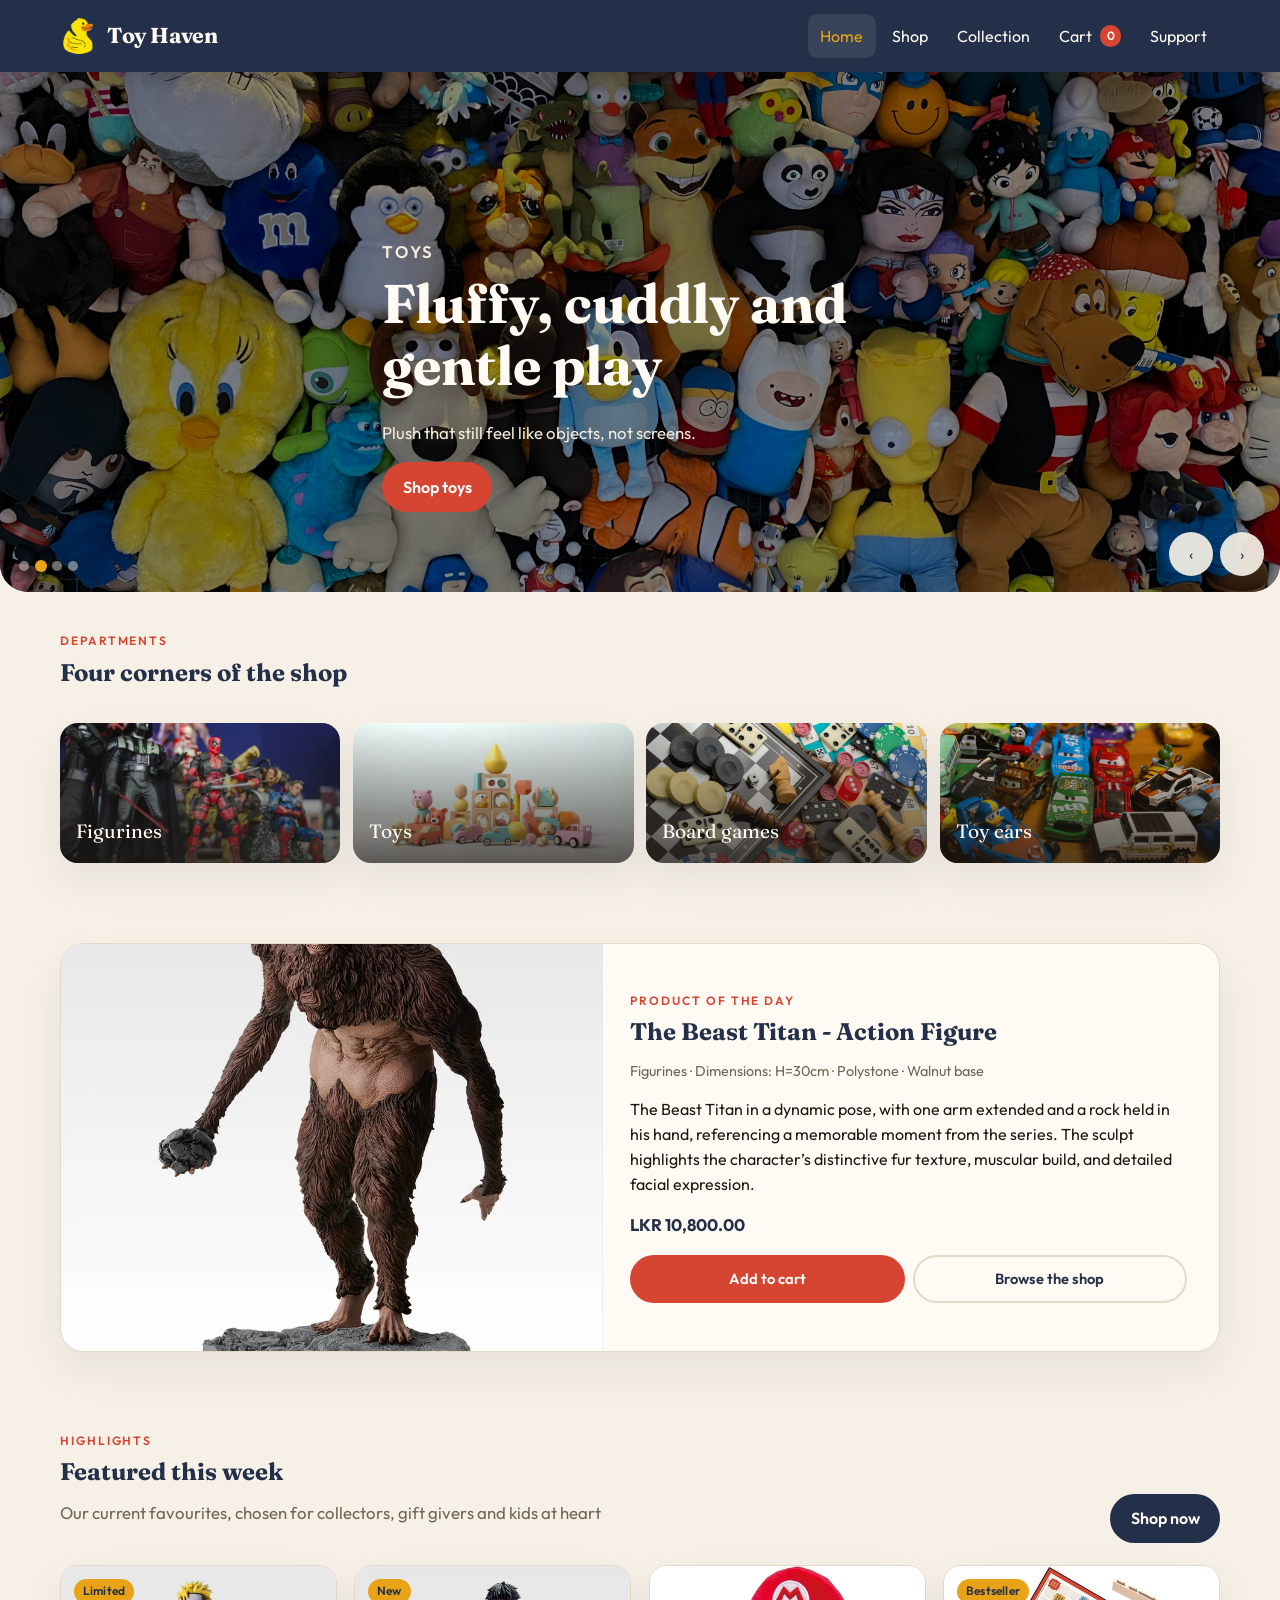
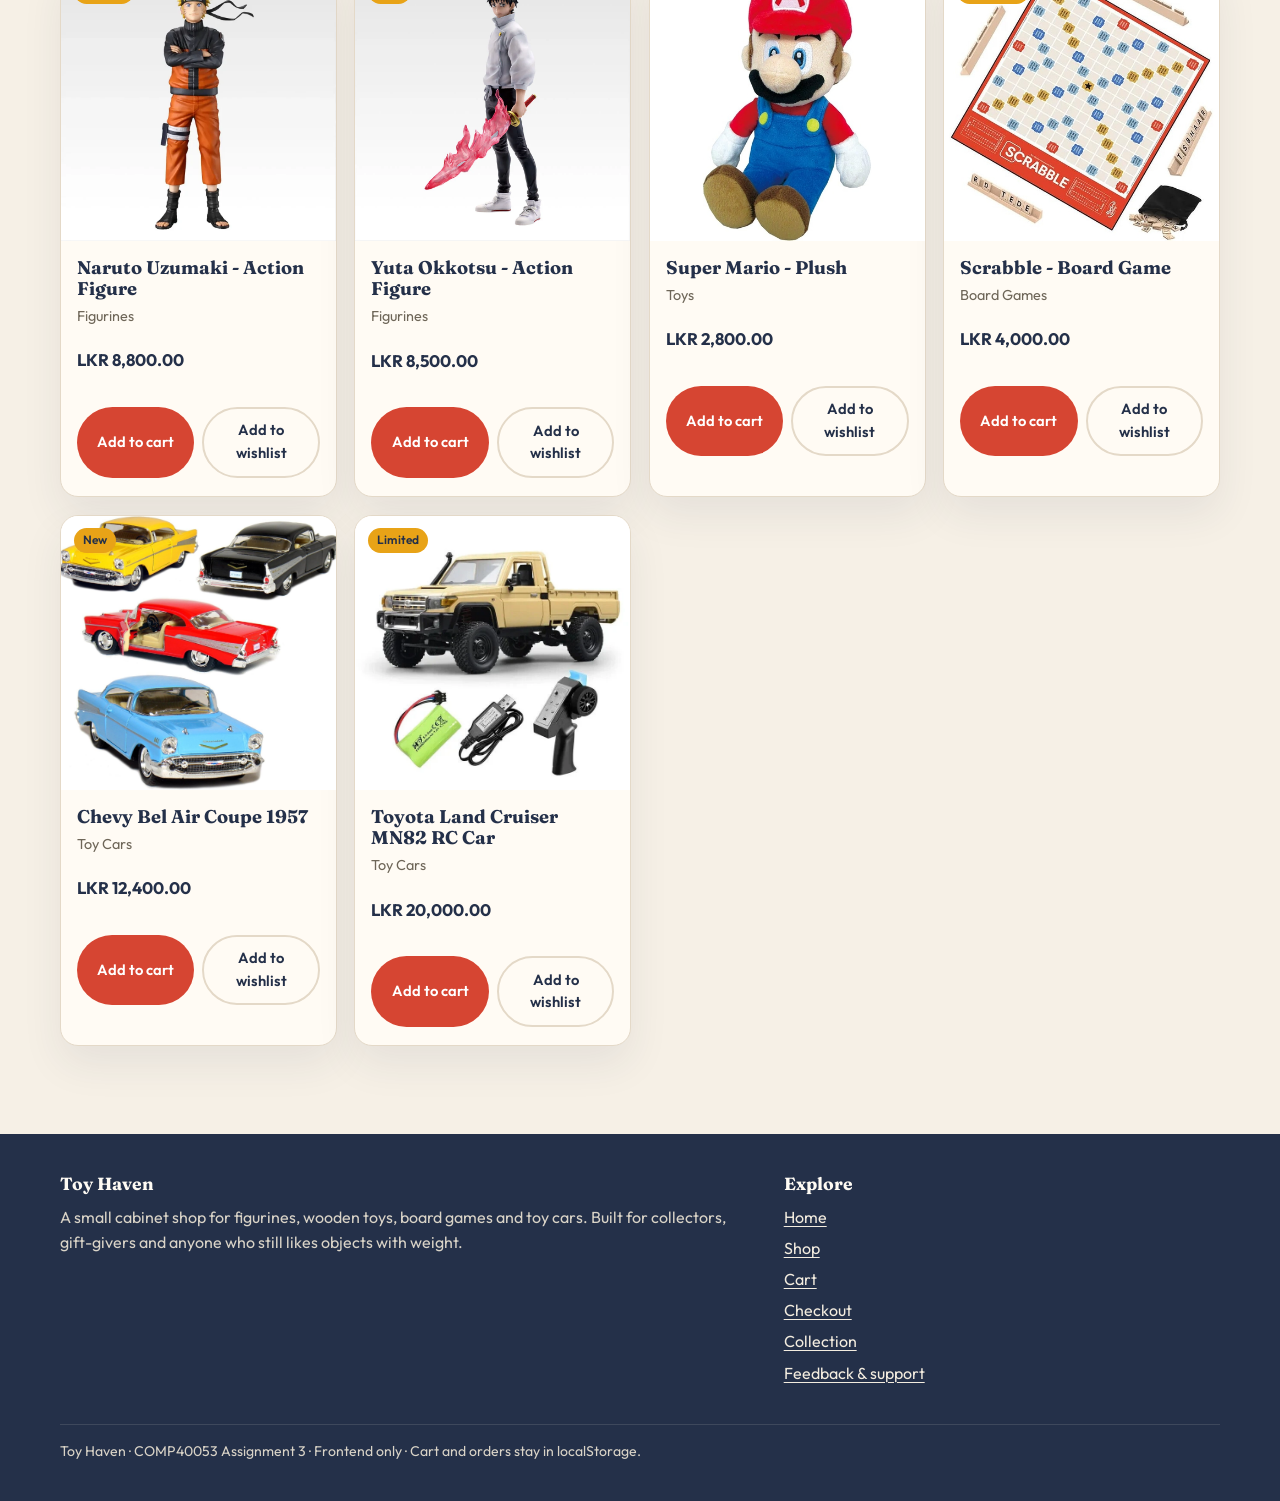
<file: index.html>
<!DOCTYPE html>
<html lang="en">
<head>
  <meta charset="utf-8">
  <meta name="viewport" content="width=device-width, initial-scale=1">
  <meta http-equiv="refresh" content="0; url=html/index.html">
  <link rel="canonical" href="html/index.html">
  <title>Toy Haven</title>
  <script>window.location.replace("html/index.html");</script>
</head>
<body>
  <p><a href="html/index.html">Continue to Toy Haven</a></p>
</body>
</html>
</file>
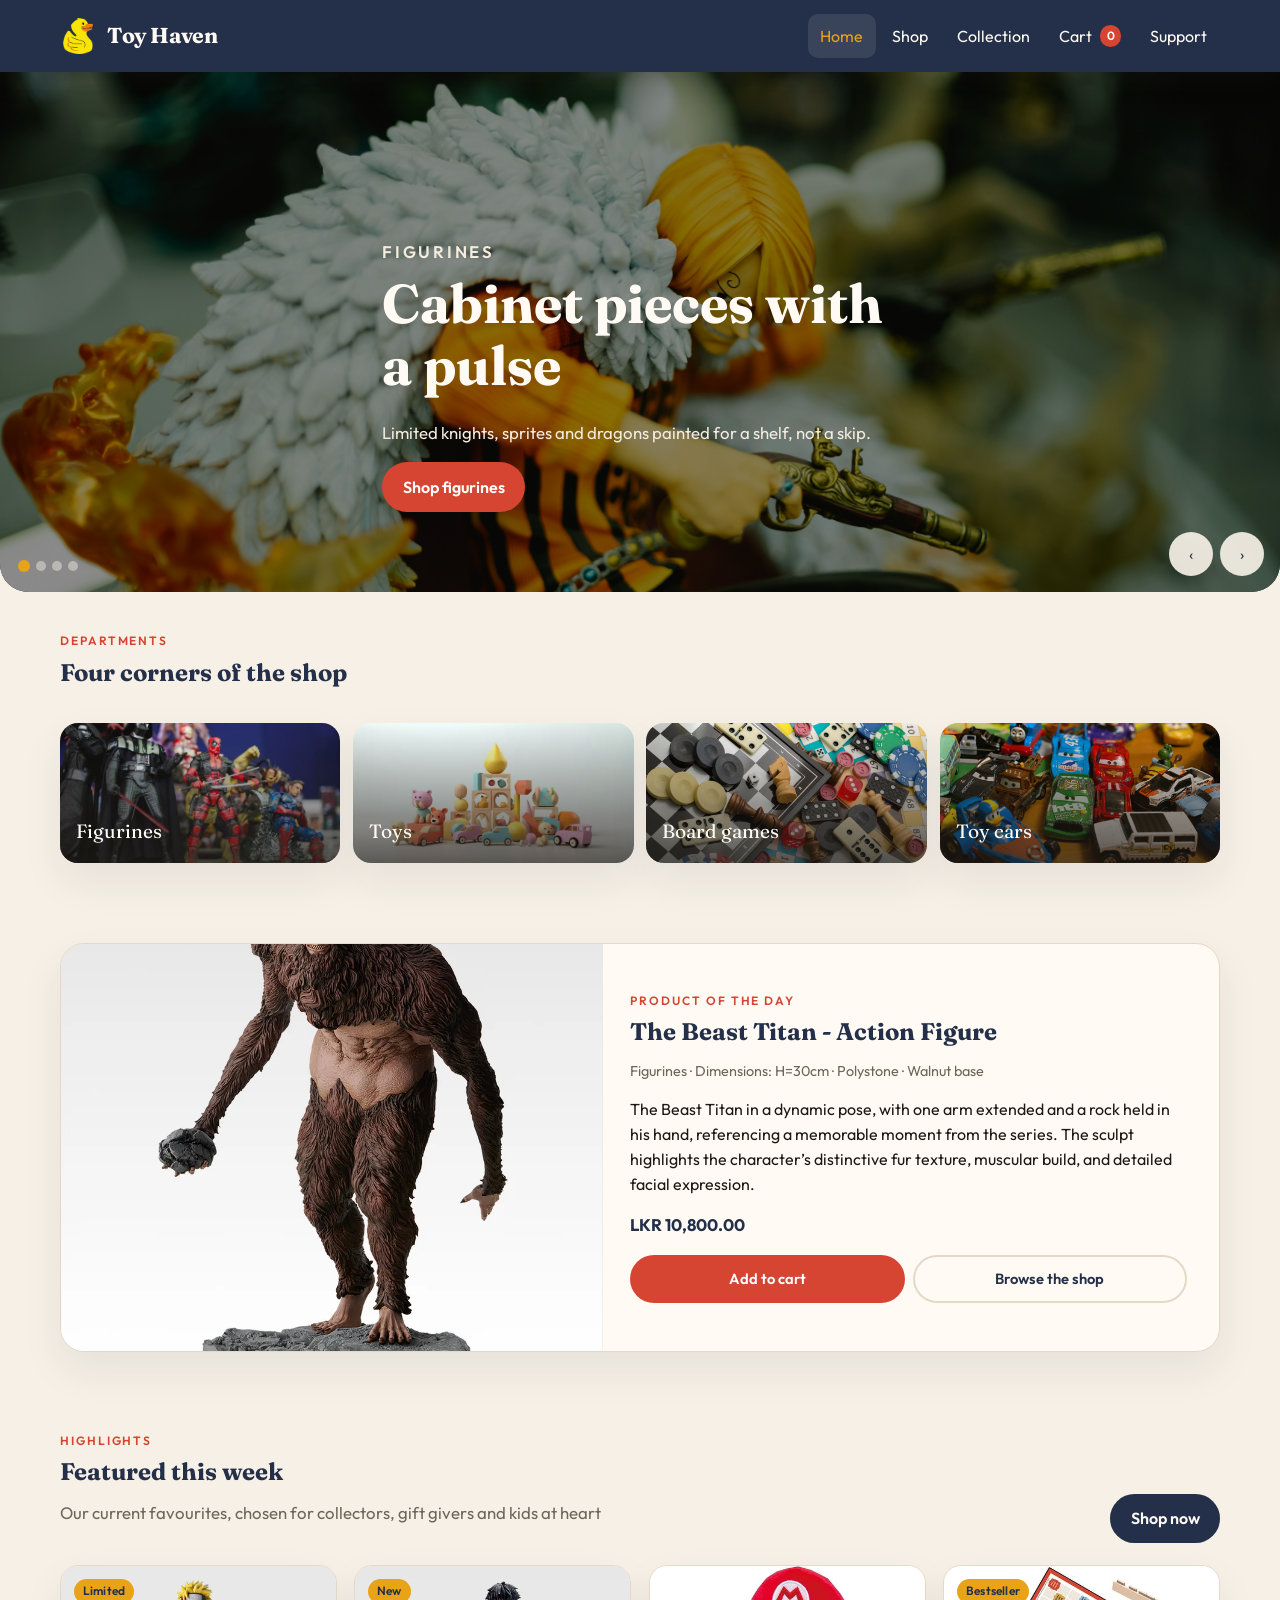
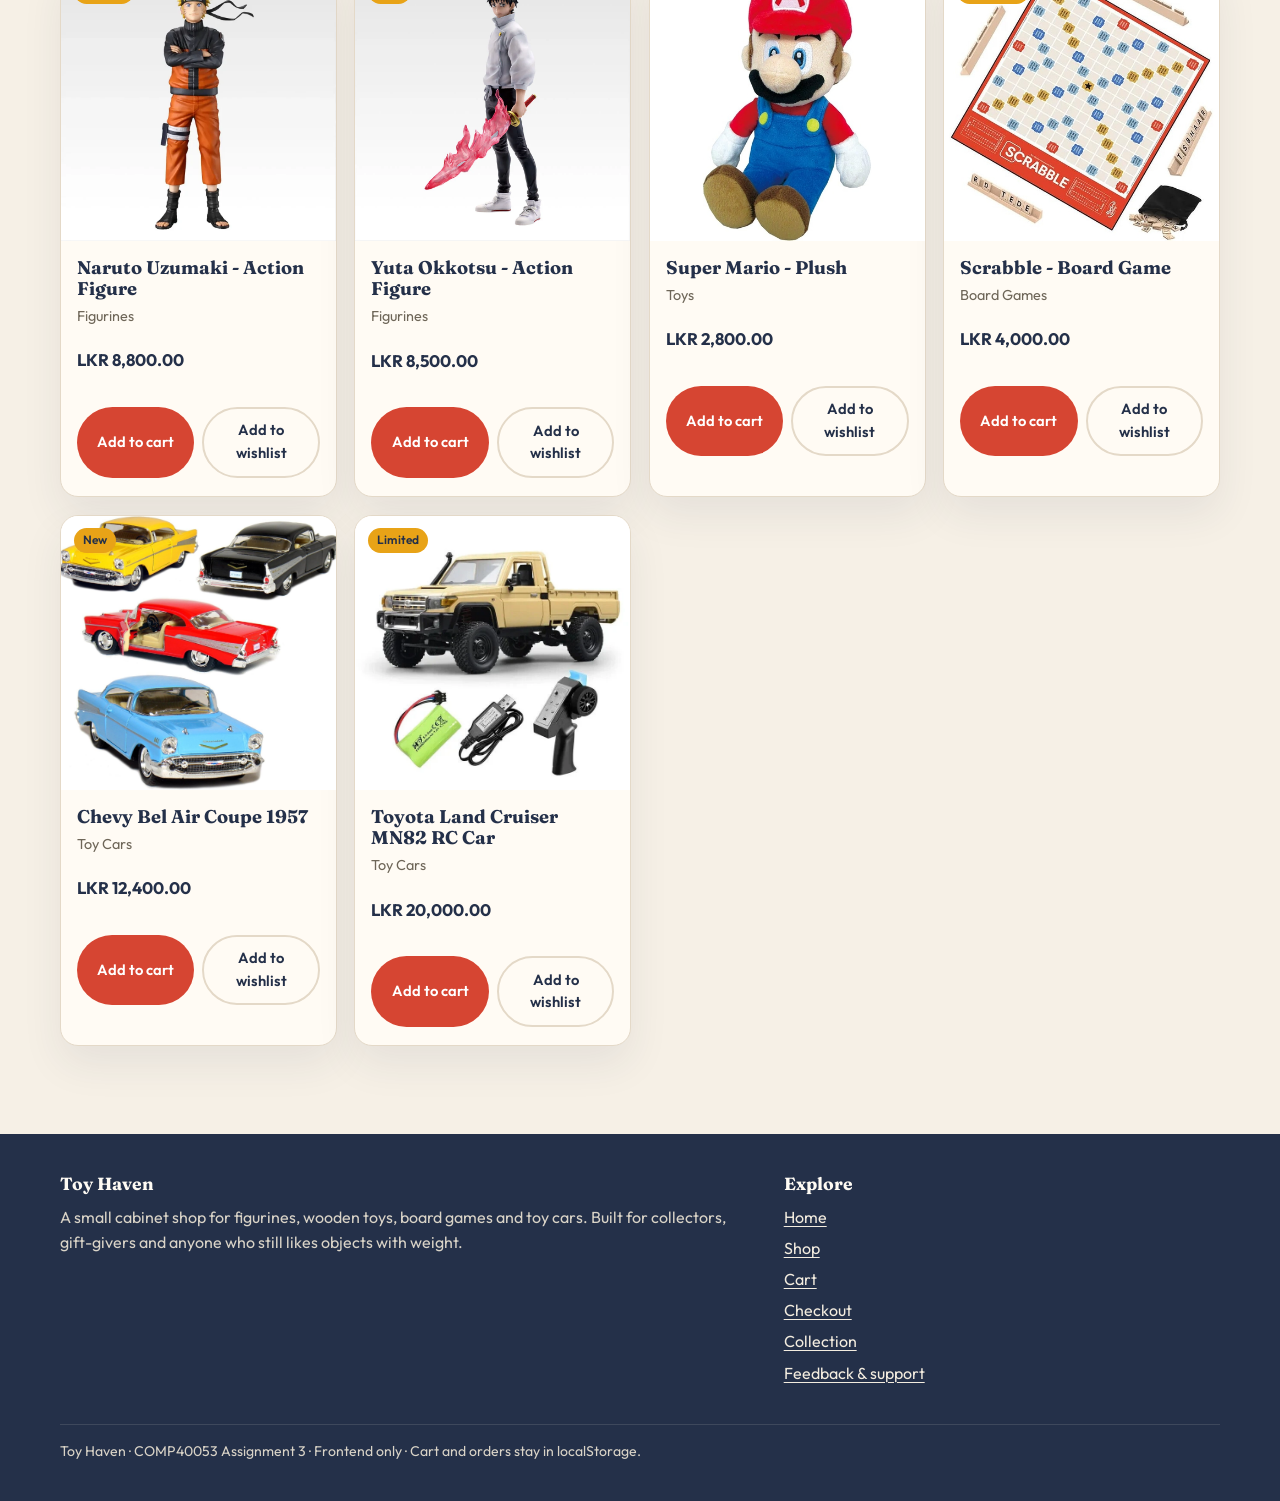
<file: html/index.html>
<!DOCTYPE html>
<html lang="en">
<head>
  <meta charset="utf-8">
  <meta name="viewport" content="width=device-width, initial-scale=1">
  <title>Toy Haven | Collectible figurines, toys, games & toy cars</title>
  <meta name="description" content="Toy Haven is a boutique shop for collectible figurines, wooden toys, board games and toy cars.">
  <meta name="author" content="Toy Haven">
  <meta name="theme-color" content="#243049">
  <link rel="icon" href="../favicon.ico" sizes="any">
  <link rel="icon" href="../favicon-32.png" type="image/png" sizes="32x32">
  <link rel="apple-touch-icon" href="../apple-touch-icon.png">
  <link rel="manifest" href="../manifest.json">
  <link rel="stylesheet" href="../css/shared.css">
  <link rel="stylesheet" href="../css/home.css">
</head>
<body data-page="home">
  <a class="skip-link" href="#main">Skip to content</a>
  <header class="site-header">
    <div class="header-inner">
      <a class="logo" href="index.html">
        <img class="logo-mark" src="../images/logo-mark.png" alt="" width="36" height="36">
        <span>Toy Haven</span>
      </a>
      <button class="nav-toggle" type="button" aria-expanded="false" aria-controls="site-nav" aria-label="Open menu">
        <span class="nav-toggle-bar"></span>
        <span class="nav-toggle-bar"></span>
        <span class="nav-toggle-bar"></span>
      </button>
      <nav id="site-nav" class="site-nav" aria-label="Primary">
        <ul>
          <li><a href="index.html" data-nav="home">Home</a></li>
          <li><a href="products.html" data-nav="products">Shop</a></li>
          <li><a href="wishlist.html" data-nav="wishlist">Collection</a></li>
          <li><a href="cart.html" data-nav="cart">Cart <span class="badge" data-cart-count>0</span></a></li>
          <li><a href="feedback.html" data-nav="feedback">Support</a></li>
        </ul>
      </nav>
    </div>
  </header>

  <main id="main">
    <!-- Auto-rotating promotional banners -->
    <section class="hero-slider" aria-roledescription="carousel" aria-label="Promotions">
      <div class="slides">
        <article class="slide is-active">
          <img src="../images/fig1.jpg" alt="A shelf of collectible figurines">
          <div class="slide-copy wrap">
            <p class="eyebrow">Figurines</p>
            <h1>Cabinet pieces with a pulse</h1>
            <p>Limited knights, sprites and dragons painted for a shelf, not a skip.</p>
            <a class="btn btn-primary" href="products.html?category=Figurines">Shop figurines</a>
          </div>
        </article>
        <article class="slide">
          <img src="../images/plush.jpg" alt="Wooden toys arranged on a play table">
          <div class="slide-copy wrap">
            <p class="eyebrow">Toys</p>
            <h2>Fluffy, cuddly and gentle play</h2>
            <p>Plush that still feel like objects, not screens.</p>
            <a class="btn btn-primary" href="products.html?category=Toys">Shop toys</a>
          </div>
        </article>
        <article class="slide">
          <img src="../images/board1.jpg" alt="Friends playing a board game at a table">
          <div class="slide-copy wrap">
            <p class="eyebrow">Board games</p>
            <h2>Evenings that actually take an evening</h2>
            <p>Heists, reefs and volcanic kingdoms boxed and ready for the table.</p>
            <a class="btn btn-primary" href="products.html?category=Board%20Games">Shop games</a>
          </div>
        </article>
        <article class="slide">
          <img src="../images/car1.jpg" alt="A classic car photographed in golden light">
          <div class="slide-copy wrap">
            <p class="eyebrow">toy cars</p>
            <h2>Scale models with real weight</h2>
            <p>Diecast cars, rc cars in chrome, rubber and metal.</p>
            <a class="btn btn-primary" href="products.html?category=Diecast%20Cars">Shop toy cars</a>
          </div>
        </article>
      </div>
      <div class="dots" role="tablist" aria-label="Choose a banner">
        <button class="dot is-active" type="button" aria-label="Show figurines banner" aria-selected="true"></button>
        <button class="dot" type="button" aria-label="Show toys banner" aria-selected="false"></button>
        <button class="dot" type="button" aria-label="Show board games banner" aria-selected="false"></button>
        <button class="dot" type="button" aria-label="Show diecast banner" aria-selected="false"></button>
      </div>
      <div class="slider-nav">
        <button type="button" data-prev aria-label="Previous banner">‹</button>
        <button type="button" data-next aria-label="Next banner">›</button>
      </div>
    </section>

    <section class="section">
      <div class="wrap">
        <div class="section-head reveal">
          <div>
            <p class="eyebrow">Departments</p>
            <h2>Four corners of the shop</h2>
          </div>
        </div>
        <div class="category-grid">
          <a class="category-tile" href="products.html?category=Figurines" style="background-image:url('../images/action.JPG')"><span>Figurines</span></a>
          <a class="category-tile" href="products.html?category=Toys" style="background-image:url('../images/toysBG.JPG')"><span>Toys</span></a>
          <a class="category-tile" href="products.html?category=Board%20Games" style="background-image:url('../images/boardGM.JPG')"><span>Board games</span></a>
          <a class="category-tile" href="products.html?category=Diecast%20Cars" style="background-image:url('../images/cars.jpg')"><span>Toy cars</span></a>
        </div>
      </div>
    </section>

    <section class="section">
      <div class="wrap reveal">
        <div class="potd" data-potd>
          <div class="loader" aria-hidden="true"></div>
        </div>
      </div>
    </section>

    <section class="section">
      <div class="wrap">
        <div class="section-head reveal">
          <div>
            <p class="eyebrow">Highlights</p>
            <h2>Featured this week</h2>
            <p class="lede">Our current favourites, chosen for collectors, gift givers and kids at heart</p>
          </div>
          <a class="btn btn-navy" href="products.html">Shop now</a>
        </div>
        <div class="product-grid" data-featured-grid></div>
      </div>
    </section>

  </main>
  <footer class="site-footer">
    <div class="wrap footer-grid">
      <section>
        <h2>Toy Haven</h2>
        <p>A small cabinet shop for figurines, wooden toys, board games and toy cars. Built for collectors, gift-givers and anyone who still likes objects with weight.</p>
      </section>
      <section>
        <h2>Explore</h2>
        <ul>
          <li><a href="index.html">Home</a></li>
          <li><a href="products.html">Shop</a></li>
          <li><a href="cart.html">Cart</a></li>
          <li><a href="checkout.html">Checkout</a></li>
          <li><a href="wishlist.html">Collection</a></li>
          <li><a href="feedback.html">Feedback & support</a></li>
        </ul>
      </section>
    </div>
    <div class="wrap legal">
      <p>Toy Haven · COMP40053 Assignment 3 · Frontend only · Cart and orders stay in localStorage.</p>
    </div>
  </footer>

  <script src="../js/products-data.js"></script>
  <script src="../js/app.js"></script>
  <script src="../js/home.js"></script>
</body>
</html>
</file>
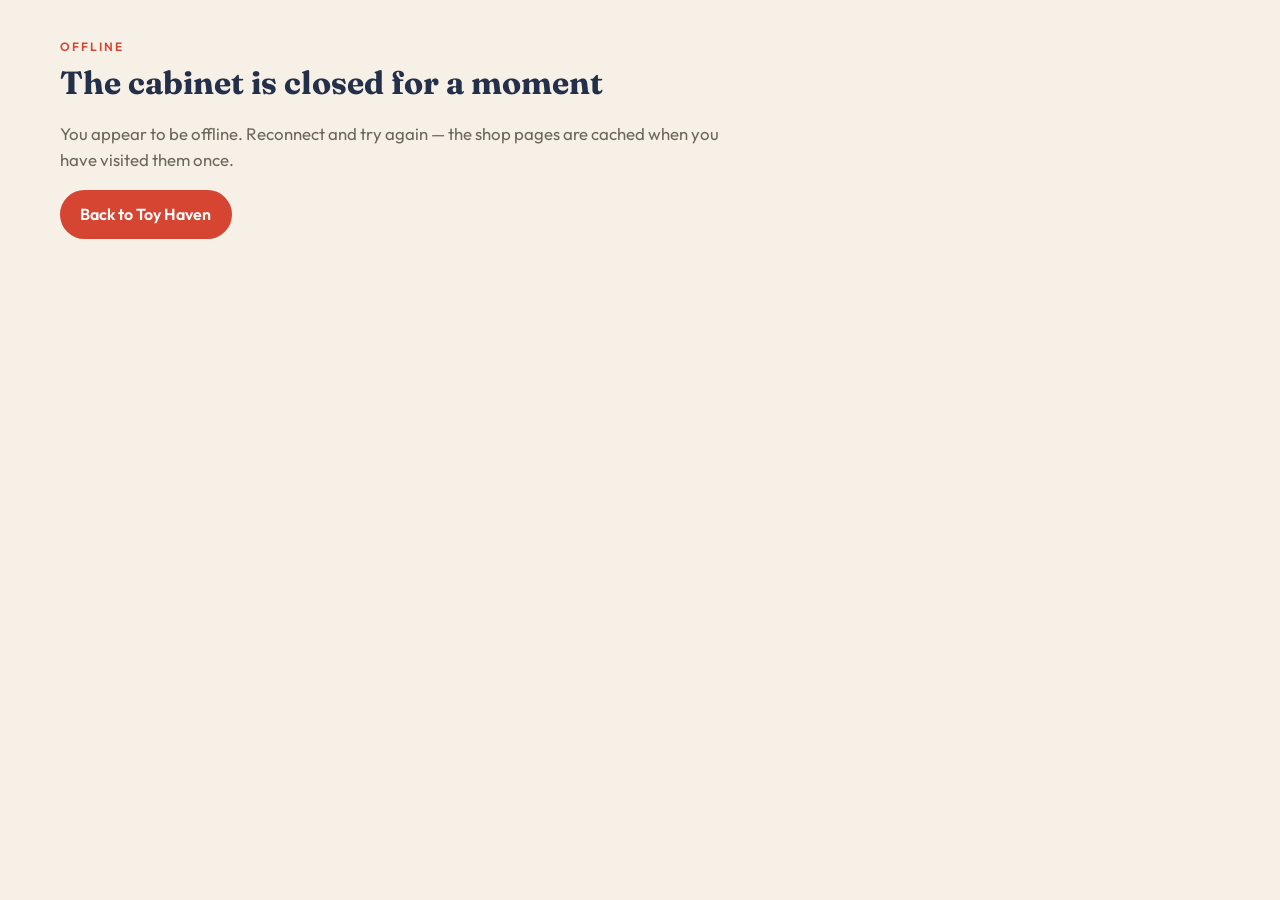
<file: offline.html>
<!DOCTYPE html>
<html lang="en">
<head>
  <meta charset="utf-8">
  <meta name="viewport" content="width=device-width, initial-scale=1">
  <title>Offline | Toy Haven</title>
  <meta name="theme-color" content="#243049">
  <link rel="icon" href="favicon.ico" sizes="any">
  <link rel="stylesheet" href="css/shared.css">
</head>
<body>
  <main class="wrap page-hero">
    <p class="eyebrow">Offline</p>
    <h1>The cabinet is closed for a moment</h1>
    <p class="lede">You appear to be offline. Reconnect and try again — the shop pages are cached when you have visited them once.</p>
    <a class="btn btn-primary" href="html/index.html">Back to Toy Haven</a>
  </main>
</body>
</html>
</file>
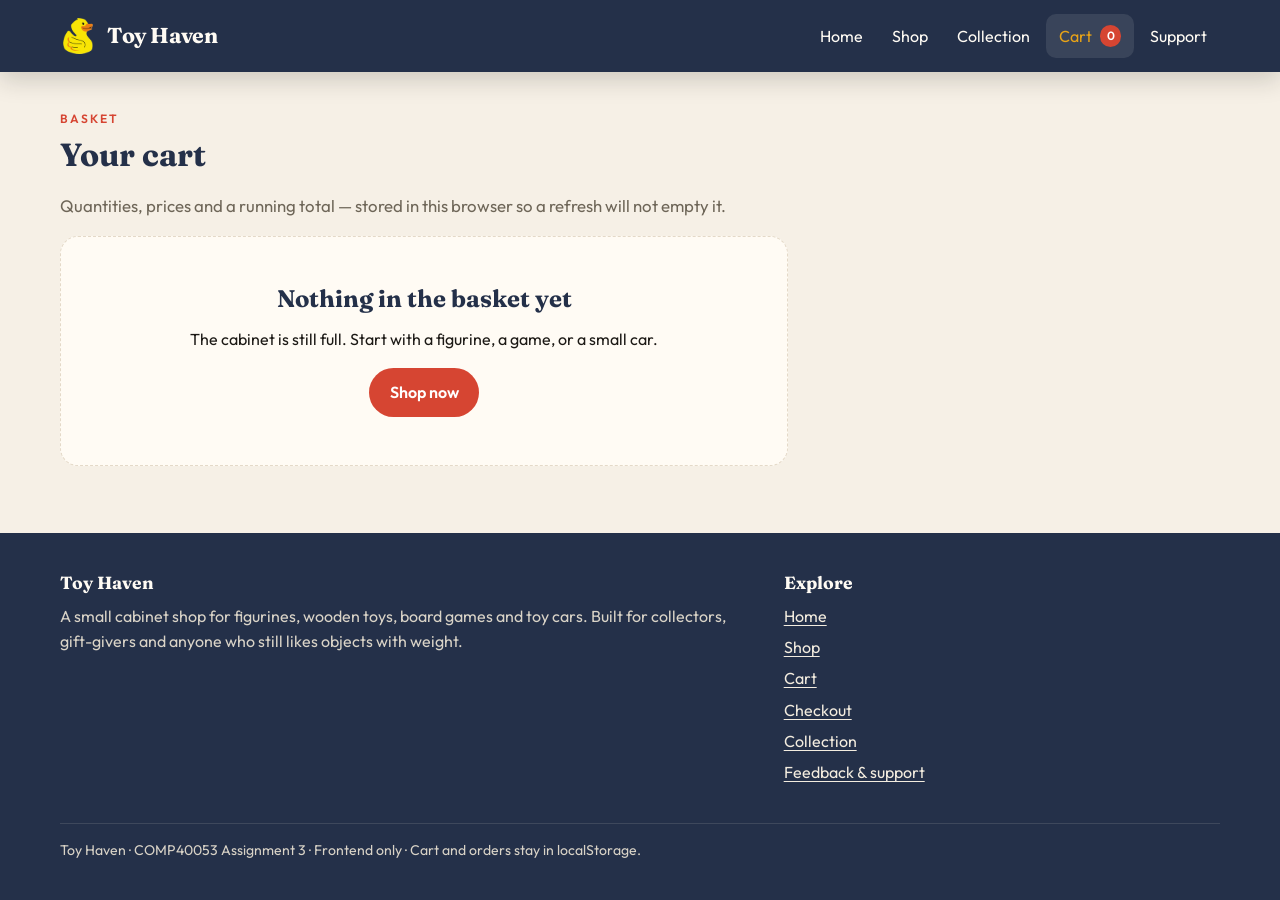
<file: html/cart.html>
<!DOCTYPE html>
<html lang="en">
<head>
  <meta charset="utf-8">
  <meta name="viewport" content="width=device-width, initial-scale=1">
  <title>Cart | Toy Haven</title>
  <meta name="description" content="Review the pieces in your Toy Haven cart, update quantities and continue to checkout.">
  <meta name="author" content="Toy Haven">
  <meta name="theme-color" content="#243049">
  <link rel="icon" href="../favicon.ico" sizes="any">
  <link rel="icon" href="../favicon-32.png" type="image/png" sizes="32x32">
  <link rel="apple-touch-icon" href="../apple-touch-icon.png">
  <link rel="manifest" href="../manifest.json">
  <link rel="stylesheet" href="../css/shared.css">
  <link rel="stylesheet" href="../css/cart.css">
</head>
<body data-page="cart">
  <a class="skip-link" href="#main">Skip to content</a>
  <header class="site-header">
    <div class="header-inner">
      <a class="logo" href="index.html">
        <img class="logo-mark" src="../images/logo-mark.png" alt="" width="36" height="36">
        <span>Toy Haven</span>
      </a>
      <button class="nav-toggle" type="button" aria-expanded="false" aria-controls="site-nav" aria-label="Open menu">
        <span class="nav-toggle-bar"></span>
        <span class="nav-toggle-bar"></span>
        <span class="nav-toggle-bar"></span>
      </button>
      <nav id="site-nav" class="site-nav" aria-label="Primary">
        <ul>
          <li><a href="index.html" data-nav="home">Home</a></li>
          <li><a href="products.html" data-nav="products">Shop</a></li>
          <li><a href="wishlist.html" data-nav="wishlist">Collection</a></li>
          <li><a href="cart.html" data-nav="cart">Cart <span class="badge" data-cart-count>0</span></a></li>
          <li><a href="feedback.html" data-nav="feedback">Support</a></li>
        </ul>
      </nav>
    </div>
  </header>

  <main id="main" class="wrap page-hero">
    <p class="eyebrow">Basket</p>
    <h1>Your cart</h1>
    <p class="lede">Quantities, prices and a running total — stored in this browser so a refresh will not empty it.</p>
    <div class="cart-layout">
      <div>
        <div data-cart-empty class="empty-state" hidden>
          <h2>Nothing in the basket yet</h2>
          <p>The cabinet is still full. Start with a figurine, a game, or a small car.</p>
          <a class="btn btn-primary" href="products.html">Shop now</a>
        </div>
        <div data-cart-list></div>
      </div>
      <aside class="summary" data-cart-summary hidden>
        <h2>Cart summary</h2>
        <dl>
          <dt>Items</dt>
          <dd data-cart-count-label>0</dd>
          <dt>Total</dt>
          <dd class="total" data-cart-total>LKR 0.00</dd>
        </dl>
        <button color="white" type="button" class="btn btn-ghost" id="clear-cart">Clear cart</button>
        <a class="btn btn-primary" href="checkout.html">Proceed to checkout</a>
      </aside>
    </div>
  </main>
  <footer class="site-footer">
    <div class="wrap footer-grid">
      <section>
        <h2>Toy Haven</h2>
        <p>A small cabinet shop for figurines, wooden toys, board games and toy cars. Built for collectors, gift-givers and anyone who still likes objects with weight.</p>
      </section>
      <section>
        <h2>Explore</h2>
        <ul>
          <li><a href="index.html">Home</a></li>
          <li><a href="products.html">Shop</a></li>
          <li><a href="cart.html">Cart</a></li>
          <li><a href="checkout.html">Checkout</a></li>
          <li><a href="wishlist.html">Collection</a></li>
          <li><a href="feedback.html">Feedback & support</a></li>
        </ul>
      </section>
    </div>
    <div class="wrap legal">
      <p>Toy Haven · COMP40053 Assignment 3 · Frontend only · Cart and orders stay in localStorage.</p>
    </div>
  </footer>

  <script src="../js/products-data.js"></script>
  <script src="../js/app.js"></script>
  <script src="../js/cart.js"></script>
</body>
</html>
</file>
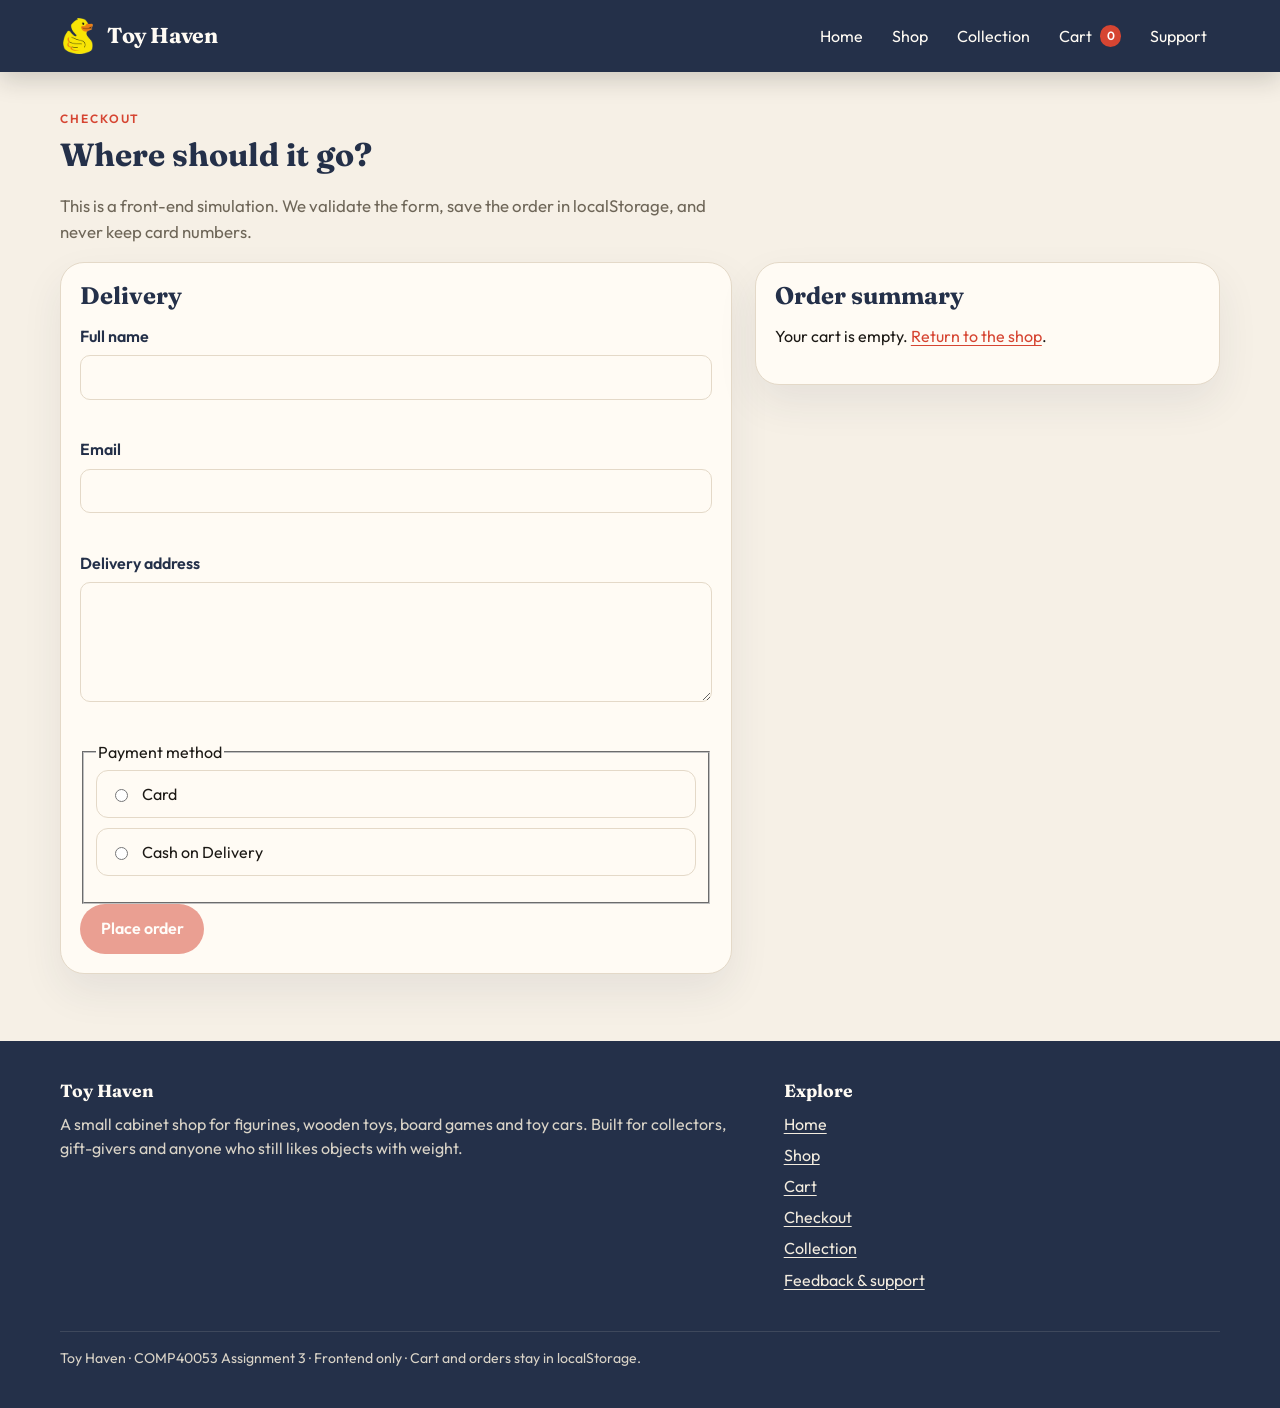
<file: html/checkout.html>
<!DOCTYPE html>
<html lang="en">
<head>
  <meta charset="utf-8">
  <meta name="viewport" content="width=device-width, initial-scale=1">
  <title>Checkout | Toy Haven</title>
  <meta name="description" content="Enter delivery details and place a simulated Toy Haven order.">
  <meta name="author" content="Toy Haven">
  <meta name="theme-color" content="#243049">
  <link rel="icon" href="../favicon.ico" sizes="any">
  <link rel="icon" href="../favicon-32.png" type="image/png" sizes="32x32">
  <link rel="apple-touch-icon" href="../apple-touch-icon.png">
  <link rel="manifest" href="../manifest.json">
  <link rel="stylesheet" href="../css/shared.css">
  <link rel="stylesheet" href="../css/checkout.css">
</head>
<body data-page="checkout">
  <a class="skip-link" href="#main">Skip to content</a>
  <header class="site-header">
    <div class="header-inner">
      <a class="logo" href="index.html">
        <img class="logo-mark" src="../images/logo-mark.png" alt="" width="36" height="36">
        <span>Toy Haven</span>
      </a>
      <button class="nav-toggle" type="button" aria-expanded="false" aria-controls="site-nav" aria-label="Open menu">
        <span class="nav-toggle-bar"></span>
        <span class="nav-toggle-bar"></span>
        <span class="nav-toggle-bar"></span>
      </button>
      <nav id="site-nav" class="site-nav" aria-label="Primary">
        <ul>
          <li><a href="index.html" data-nav="home">Home</a></li>
          <li><a href="products.html" data-nav="products">Shop</a></li>
          <li><a href="wishlist.html" data-nav="wishlist">Collection</a></li>
          <li><a href="cart.html" data-nav="cart">Cart <span class="badge" data-cart-count>0</span></a></li>
          <li><a href="feedback.html" data-nav="feedback">Support</a></li>
        </ul>
      </nav>
    </div>
  </header>

  <main id="main" class="wrap page-hero">
    <p class="eyebrow">Checkout</p>
    <h1>Where should it go?</h1>
    <p class="lede">This is a front-end simulation. We validate the form, save the order in localStorage, and never keep card numbers.</p>
    <div class="checkout-layout">
      <form id="checkout-form" class="panel" novalidate>
        <h2>Delivery</h2>
        <div class="field">
          <label for="full-name">Full name</label>
          <input id="full-name" name="fullName" type="text" autocomplete="name" required>
          <span class="field-error"></span>
        </div>
        <div class="field">
          <label for="email">Email</label>
          <input id="email" name="email" type="email" autocomplete="email" required>
          <span class="field-error"></span>
        </div>
        <div class="field">
          <label for="address">Delivery address</label>
          <textarea id="address" name="address" autocomplete="street-address" required></textarea>
          <span class="field-error"></span>
        </div>
        <fieldset>
          <legend>Payment method</legend>
          <div class="pay-options">
            <label><input type="radio" name="payment" value="Card"> Card</label>
            <label><input type="radio" name="payment" value="Cash on Delivery"> Cash on Delivery</label>
          </div>
        </fieldset>
        <div id="card-fields" class="card-fields" hidden>
          <div class="field">
            <label for="card-number">Card number</label>
            <input id="card-number" name="cardNumber" inputmode="numeric" maxlength="19" autocomplete="off">
            <span class="help">Simulation only — use 16 digits, nothing is stored.</span>
            <span class="field-error"></span>
          </div>
          <div class="field">
            <label for="expiry">Expiry (MM/YY)</label>
            <input id="expiry" name="expiry" placeholder="12/28" autocomplete="off">
            <span class="field-error"></span>
          </div>
          <div class="field">
            <label for="cvv">CVV</label>
            <input id="cvv" name="cvv" inputmode="numeric" maxlength="4" autocomplete="off">
            <span class="field-error"></span>
          </div>
        </div>
        <input type="hidden" id="final-total" name="total" value="">
        <button class="btn btn-primary" type="submit">Place order</button>
      </form>
      <aside class="panel">
        <h2>Order summary</h2>
        <div data-summary-body></div>
      </aside>
    </div>
  </main>
  <div id="success-overlay" class="success-overlay" hidden>
    <div class="success-card" role="status">
      <div class="check" aria-hidden="true">
        <svg viewBox="0 0 24 24"><path d="M5 12l5 5L20 7"></path></svg>
      </div>
      <h2>Order placed</h2>
      <p>Reference <strong id="success-id"></strong></p>
      <p>Total <strong id="success-total"></strong></p>
      <p>The cart is cleared. The order is saved in this browser for your demo.</p>
      <a class="btn btn-primary" href="index.html">Back to the shop</a>
    </div>
  </div>
  <footer class="site-footer">
    <div class="wrap footer-grid">
      <section>
        <h2>Toy Haven</h2>
        <p>A small cabinet shop for figurines, wooden toys, board games and toy cars. Built for collectors, gift-givers and anyone who still likes objects with weight.</p>
      </section>
      <section>
        <h2>Explore</h2>
        <ul>
          <li><a href="index.html">Home</a></li>
          <li><a href="products.html">Shop</a></li>
          <li><a href="cart.html">Cart</a></li>
          <li><a href="checkout.html">Checkout</a></li>
          <li><a href="wishlist.html">Collection</a></li>
          <li><a href="feedback.html">Feedback & support</a></li>
        </ul>
      </section>
    </div>
    <div class="wrap legal">
      <p>Toy Haven · COMP40053 Assignment 3 · Frontend only · Cart and orders stay in localStorage.</p>
    </div>
  </footer>

  <script src="../js/products-data.js"></script>
  <script src="../js/app.js"></script>
  <script src="../js/checkout.js"></script>
</body>
</html>
</file>
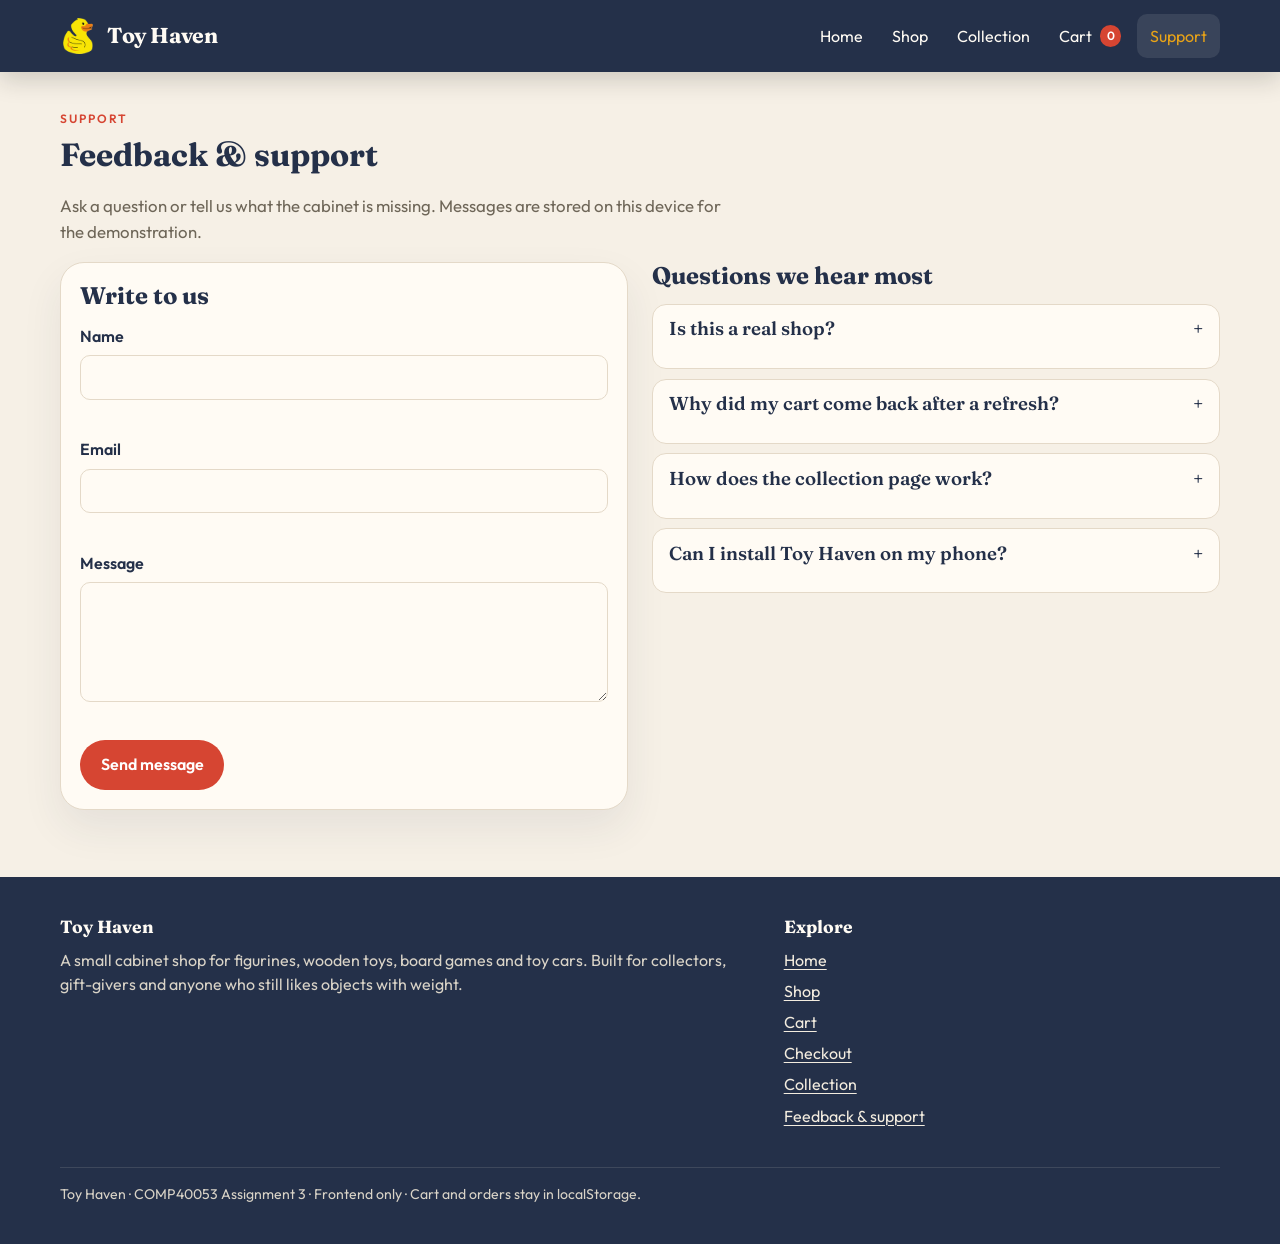
<file: html/feedback.html>
<!DOCTYPE html>
<html lang="en">
<head>
  <meta charset="utf-8">
  <meta name="viewport" content="width=device-width, initial-scale=1">
  <title>Feedback & support | Toy Haven</title>
  <meta name="description" content="Send a message to Toy Haven and read answers about delivery, the cart and the collection page.">
  <meta name="author" content="Toy Haven">
  <meta name="theme-color" content="#243049">
  <link rel="icon" href="../favicon.ico" sizes="any">
  <link rel="icon" href="../favicon-32.png" type="image/png" sizes="32x32">
  <link rel="apple-touch-icon" href="../apple-touch-icon.png">
  <link rel="manifest" href="../manifest.json">
  <link rel="stylesheet" href="../css/shared.css">
  <link rel="stylesheet" href="../css/feedback.css">
</head>
<body data-page="feedback">
  <a class="skip-link" href="#main">Skip to content</a>
  <header class="site-header">
    <div class="header-inner">
      <a class="logo" href="index.html">
        <img class="logo-mark" src="../images/logo-mark.png" alt="" width="36" height="36">
        <span>Toy Haven</span>
      </a>
      <button class="nav-toggle" type="button" aria-expanded="false" aria-controls="site-nav" aria-label="Open menu">
        <span class="nav-toggle-bar"></span>
        <span class="nav-toggle-bar"></span>
        <span class="nav-toggle-bar"></span>
      </button>
      <nav id="site-nav" class="site-nav" aria-label="Primary">
        <ul>
          <li><a href="index.html" data-nav="home">Home</a></li>
          <li><a href="products.html" data-nav="products">Shop</a></li>
          <li><a href="wishlist.html" data-nav="wishlist">Collection</a></li>
          <li><a href="cart.html" data-nav="cart">Cart <span class="badge" data-cart-count>0</span></a></li>
          <li><a href="feedback.html" data-nav="feedback">Support</a></li>
        </ul>
      </nav>
    </div>
  </header>

  <main id="main" class="wrap page-hero">
    <p class="eyebrow">Support</p>
    <h1>Feedback & support</h1>
    <p class="lede">Ask a question or tell us what the cabinet is missing. Messages are stored on this device for the demonstration.</p>
    <div class="support-layout">
      <section class="panel" style="background:var(--paper);border:1px solid var(--line);border-radius:24px;padding:1.2rem">
        <h2>Write to us</h2>
        <div id="feedback-confirm" class="confirm-banner" hidden>Thank you — your message has been saved.</div>
        <form id="feedback-form" novalidate>
          <div class="field">
            <label for="fb-name">Name</label>
            <input id="fb-name" name="name" type="text" autocomplete="name" required>
            <span class="field-error"></span>
          </div>
          <div class="field">
            <label for="fb-email">Email</label>
            <input id="fb-email" name="email" type="email" autocomplete="email" required>
            <span class="field-error"></span>
          </div>
          <div class="field">
            <label for="fb-message">Message</label>
            <textarea id="fb-message" name="message" required></textarea>
            <span class="field-error"></span>
          </div>
          <button class="btn btn-primary" type="submit">Send message</button>
        </form>
      </section>
      <section>
        <h2>Questions we hear most</h2>
        <div class="accordion">
          <div class="acc-item">
            <h3><button type="button" aria-expanded="false" aria-controls="faq1" id="faq1-btn">Is this a real shop?<span>+</span></button></h3>
            <div class="acc-panel" id="faq1" role="region" aria-labelledby="faq1-btn"><div><p>No. Toy Haven is a front-end university project. Orders and feedback stay in your browser.</p></div></div>
          </div>
          <div class="acc-item">
            <h3><button type="button" aria-expanded="false" aria-controls="faq2" id="faq2-btn">Why did my cart come back after a refresh?<span>+</span></button></h3>
            <div class="acc-panel" id="faq2" role="region" aria-labelledby="faq2-btn"><div><p>The cart is written to localStorage. Clearing site data in the browser will empty it, as will the Clear cart button.</p></div></div>
          </div>
          <div class="acc-item">
            <h3><button type="button" aria-expanded="false" aria-controls="faq3" id="faq3-btn">How does the collection page work?<span>+</span></button></h3>
            <div class="acc-panel" id="faq3" role="region" aria-labelledby="faq3-btn"><div><p>Add a piece from the shop, then mark it Interested, Owned or Not interested. Filters at the top show one status at a time.</p></div></div>
          </div>
          <div class="acc-item">
            <h3><button type="button" aria-expanded="false" aria-controls="faq4" id="faq4-btn">Can I install Toy Haven on my phone?<span>+</span></button></h3>
            <div class="acc-panel" id="faq4" role="region" aria-labelledby="faq4-btn"><div><p>Yes. The site ships as a small PWA with a manifest and service worker, so supporting browsers can add it to the home screen.</p></div></div>
          </div>
        </div>
      </section>
    </div>
  </main>
  <footer class="site-footer">
    <div class="wrap footer-grid">
      <section>
        <h2>Toy Haven</h2>
        <p>A small cabinet shop for figurines, wooden toys, board games and toy cars. Built for collectors, gift-givers and anyone who still likes objects with weight.</p>
      </section>
      <section>
        <h2>Explore</h2>
        <ul>
          <li><a href="index.html">Home</a></li>
          <li><a href="products.html">Shop</a></li>
          <li><a href="cart.html">Cart</a></li>
          <li><a href="checkout.html">Checkout</a></li>
          <li><a href="wishlist.html">Collection</a></li>
          <li><a href="feedback.html">Feedback & support</a></li>
        </ul>
      </section>
    </div>
    <div class="wrap legal">
      <p>Toy Haven · COMP40053 Assignment 3 · Frontend only · Cart and orders stay in localStorage.</p>
    </div>
  </footer>

  <script src="../js/products-data.js"></script>
  <script src="../js/app.js"></script>
  <script src="../js/feedback.js"></script>
</body>
</html>
</file>
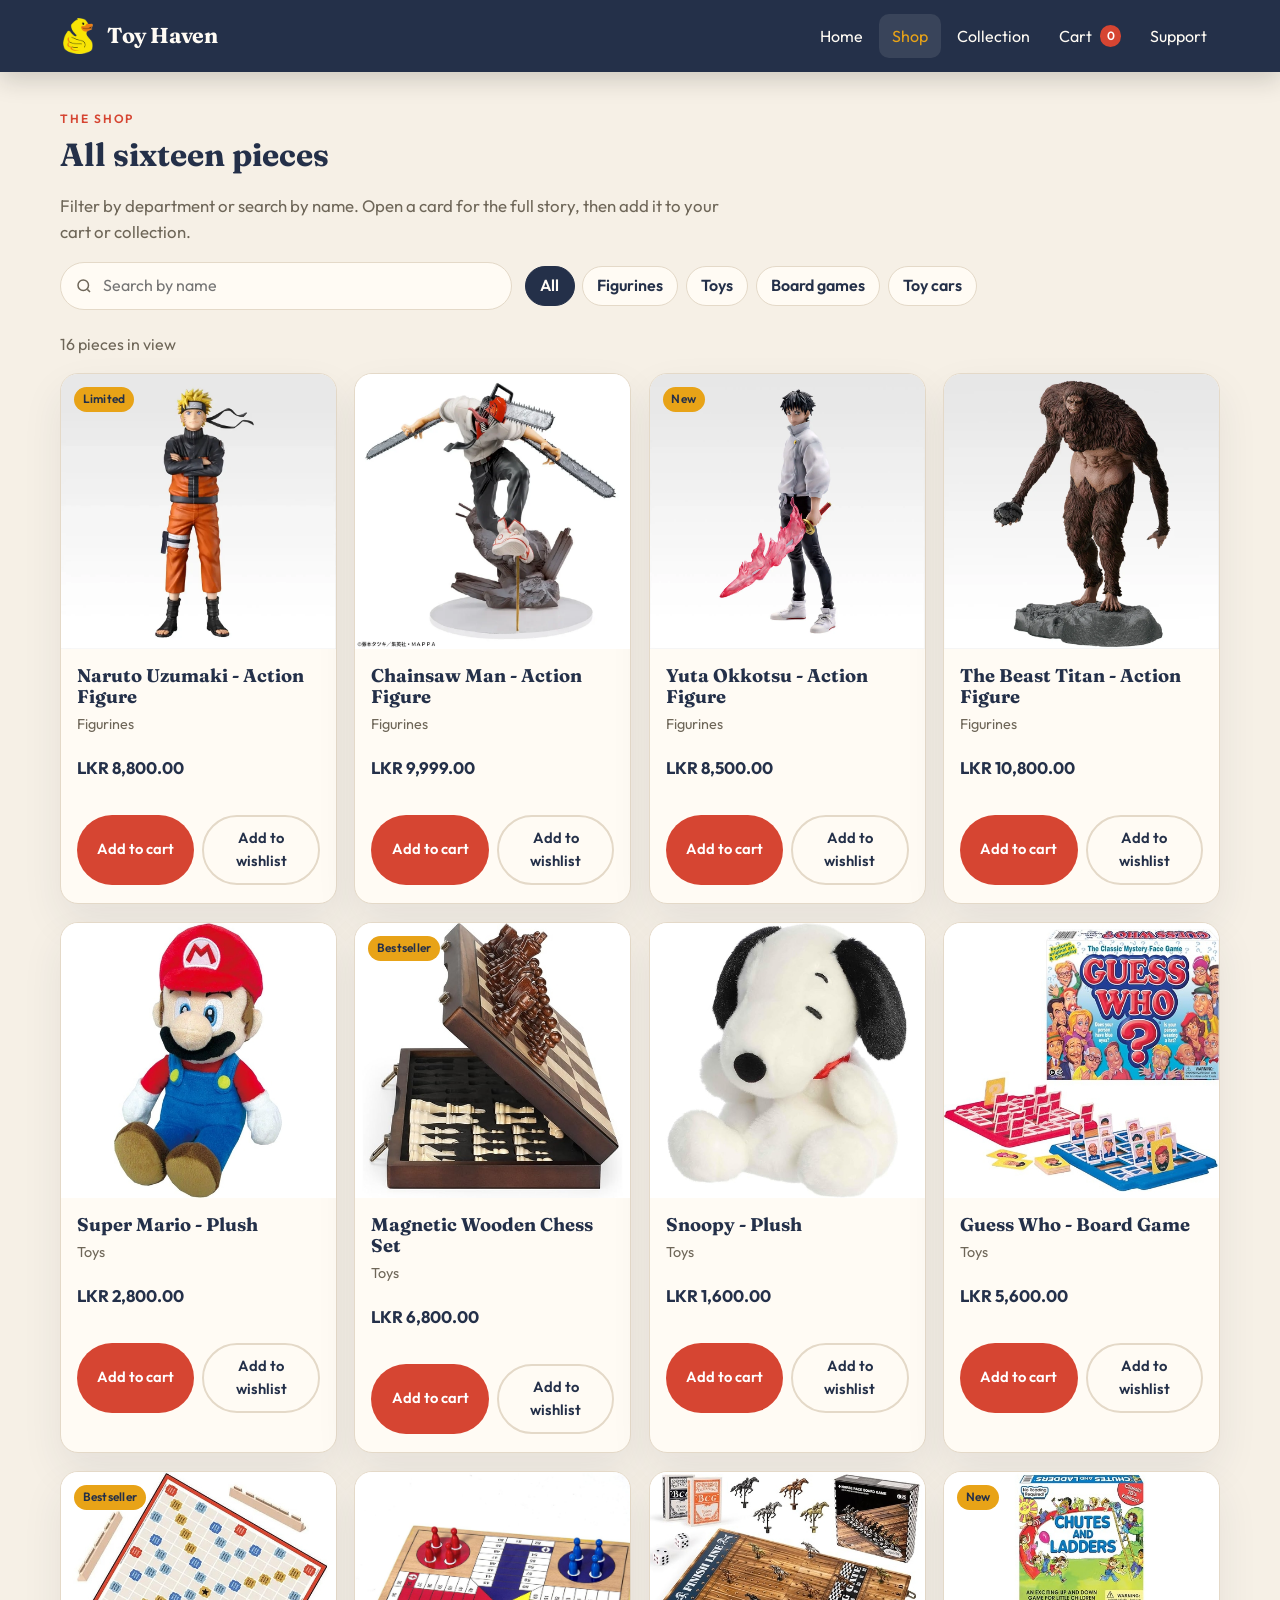
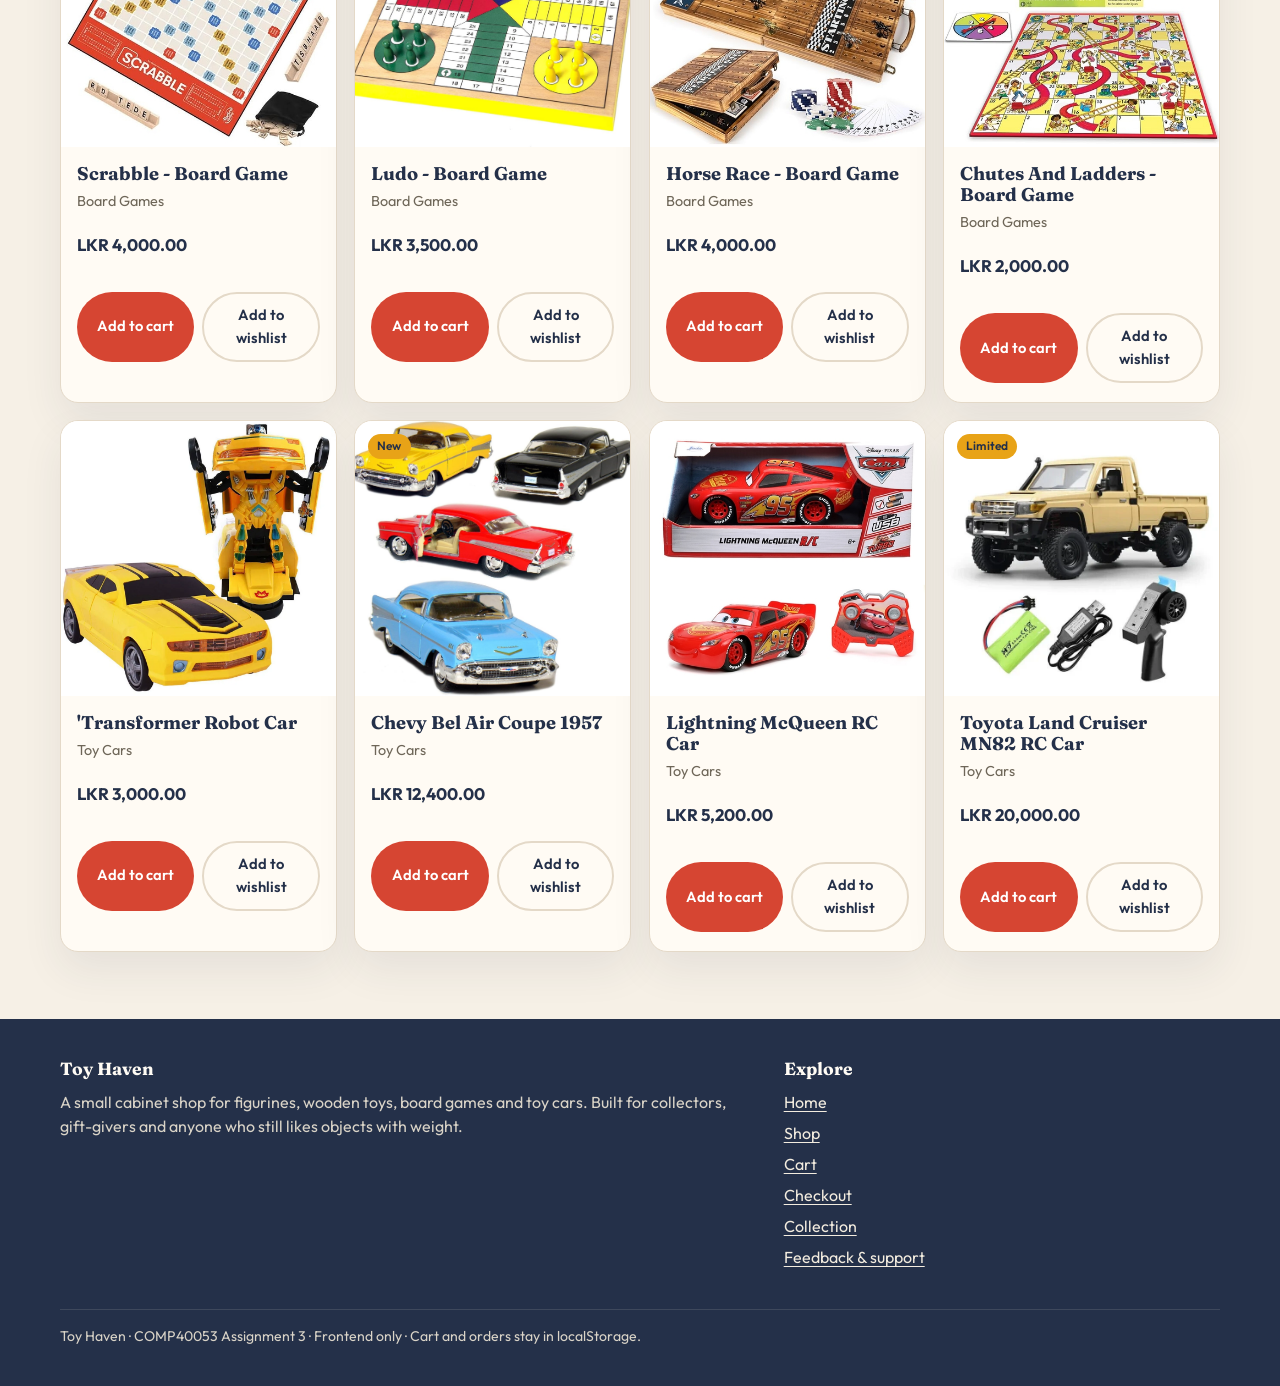
<file: html/products.html>
<!DOCTYPE html>
<html lang="en">
<head>
  <meta charset="utf-8">
  <meta name="viewport" content="width=device-width, initial-scale=1">
  <title>Shop | Toy Haven</title>
  <meta name="description" content="Browse collectible figurines, toys, board games and toy cars. Filter by category or search by name.">
  <meta name="author" content="Toy Haven">
  <meta name="theme-color" content="#243049">
  <link rel="icon" href="../favicon.ico" sizes="any">
  <link rel="icon" href="../favicon-32.png" type="image/png" sizes="32x32">
  <link rel="apple-touch-icon" href="../apple-touch-icon.png">
  <link rel="manifest" href="../manifest.json">
  <link rel="stylesheet" href="../css/shared.css">
  <link rel="stylesheet" href="../css/products.css">
</head>
<body data-page="products">
  <a class="skip-link" href="#main">Skip to content</a>
  <header class="site-header">
    <div class="header-inner">
      <a class="logo" href="index.html">
        <img class="logo-mark" src="../images/logo-mark.png" alt="" width="36" height="36">
        <span>Toy Haven</span>
      </a>
      <button class="nav-toggle" type="button" aria-expanded="false" aria-controls="site-nav" aria-label="Open menu">
        <span class="nav-toggle-bar"></span>
        <span class="nav-toggle-bar"></span>
        <span class="nav-toggle-bar"></span>
      </button>
      <nav id="site-nav" class="site-nav" aria-label="Primary">
        <ul>
          <li><a href="index.html" data-nav="home">Home</a></li>
          <li><a href="products.html" data-nav="products">Shop</a></li>
          <li><a href="wishlist.html" data-nav="wishlist">Collection</a></li>
          <li><a href="cart.html" data-nav="cart">Cart <span class="badge" data-cart-count>0</span></a></li>
          <li><a href="feedback.html" data-nav="feedback">Support</a></li>
        </ul>
      </nav>
    </div>
  </header>

  <main id="main" class="wrap page-hero">
    <p class="eyebrow">The shop</p>
    <h1>All sixteen pieces</h1>
    <p class="lede">Filter by department or search by name. Open a card for the full story, then add it to your cart or collection.</p>

    <div class="toolbar">
      <div class="search">
        <svg class="search-icon" viewBox="0 0 24 24" aria-hidden="true" focusable="false"><circle cx="11" cy="11" r="7" fill="none" stroke="currentColor" stroke-width="2"></circle><path d="M20 20l-3.5-3.5" fill="none" stroke="currentColor" stroke-width="2"></path></svg>
        <label class="sr-only" for="product-search">Search products by name</label>
        <input id="product-search" type="search" placeholder="Search by name" autocomplete="off">
      </div>
      <div class="filters" role="group" aria-label="Filter by category">
        <button type="button" data-filter="All" aria-pressed="true">All</button>
        <button type="button" data-filter="Figurines" aria-pressed="false">Figurines</button>
        <button type="button" data-filter="Toys" aria-pressed="false">Toys</button>
        <button type="button" data-filter="Board Games" aria-pressed="false">Board games</button>
        <button type="button" data-filter="Toy Cars" aria-pressed="false">Toy cars</button>
      </div>
    </div>
    <p class="result-count" data-result-count>Loading catalogue…</p>
    <div class="product-grid" data-product-grid></div>
    <noscript><p>Please enable JavaScript to browse the catalogue.</p></noscript>
  </main>

  <div id="product-modal" class="modal" hidden>
    <div class="modal-card" role="dialog" aria-modal="true" aria-labelledby="modal-title">
      <img id="modal-image" src="../images/aether-knight.jpg" alt="">
      <div class="modal-body">
        <button type="button" class="btn btn-ghost btn-icon modal-close" id="modal-close" aria-label="Close details">×</button>
        <p class="eyebrow" id="modal-category">Category</p>
        <h2 id="modal-title">Name</h2>
        <p class="price" id="modal-price"></p>
        <p id="modal-desc"></p>
        <p class="muted" id="modal-details"></p>
        <div class="card-actions">
          <button type="button" class="btn btn-primary" id="modal-add">Add to cart</button>
          <button type="button" class="btn btn-ghost" id="modal-wish">Add to wishlist</button>
        </div>
      </div>
    </div>
  </div>
  <footer class="site-footer">
    <div class="wrap footer-grid">
      <section>
        <h2>Toy Haven</h2>
        <p>A small cabinet shop for figurines, wooden toys, board games and toy cars. Built for collectors, gift-givers and anyone who still likes objects with weight.</p>
      </section>
      <section>
        <h2>Explore</h2>
        <ul>
          <li><a href="index.html">Home</a></li>
          <li><a href="products.html">Shop</a></li>
          <li><a href="cart.html">Cart</a></li>
          <li><a href="checkout.html">Checkout</a></li>
          <li><a href="wishlist.html">Collection</a></li>
          <li><a href="feedback.html">Feedback & support</a></li>
        </ul>
      </section>
    </div>
    <div class="wrap legal">
      <p>Toy Haven · COMP40053 Assignment 3 · Frontend only · Cart and orders stay in localStorage.</p>
    </div>
  </footer>

  <script src="../js/products-data.js"></script>
  <script src="../js/app.js"></script>
  <script src="../js/products.js"></script>
</body>
</html>
</file>
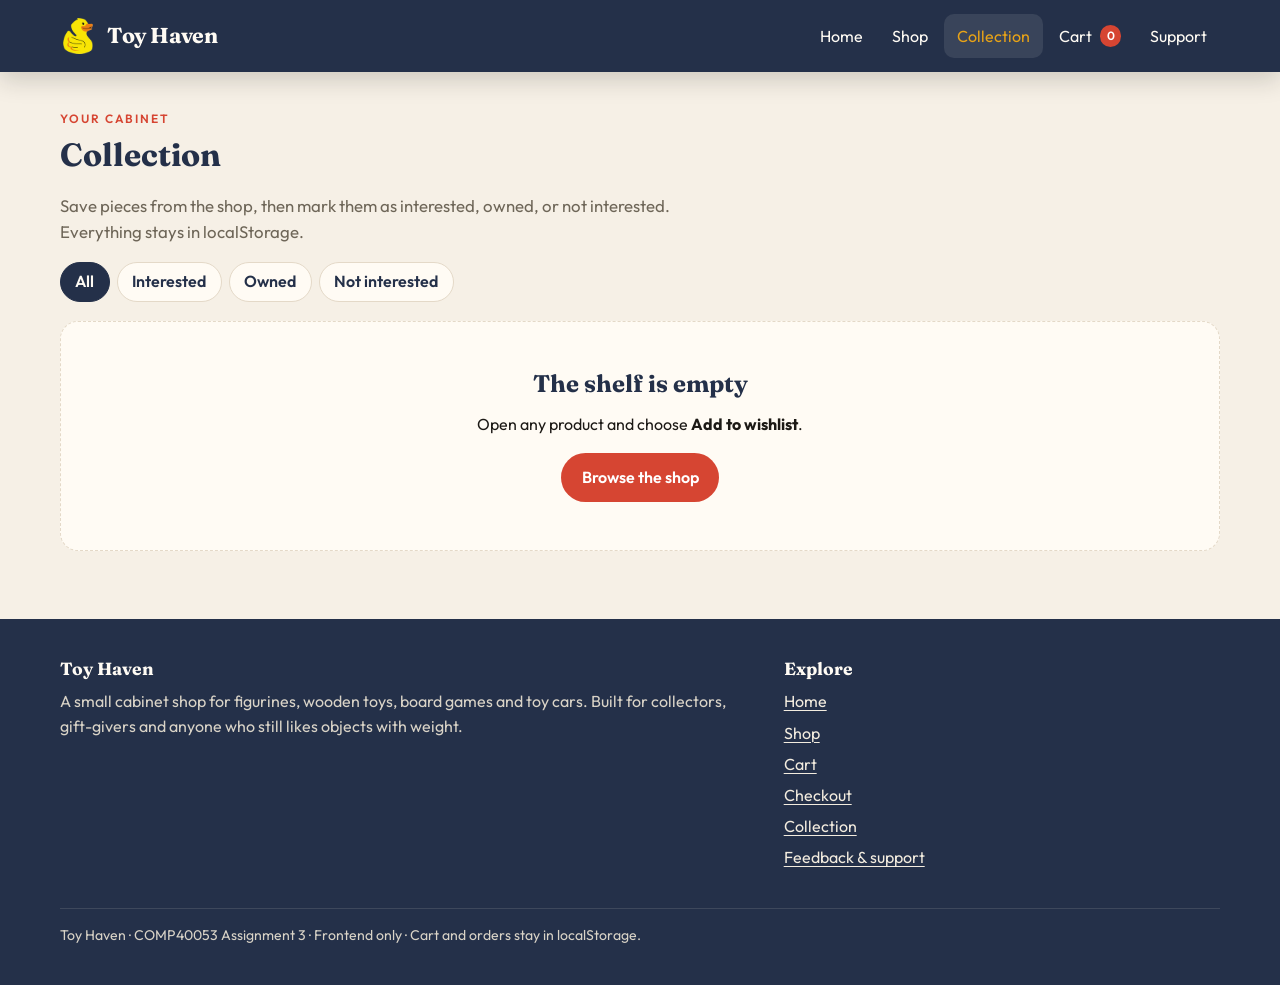
<file: html/wishlist.html>
<!DOCTYPE html>
<html lang="en">
<head>
  <meta charset="utf-8">
  <meta name="viewport" content="width=device-width, initial-scale=1">
  <title>Collection | Toy Haven</title>
  <meta name="description" content="Save Toy Haven pieces and mark them as interested, owned or not interested.">
  <meta name="author" content="Toy Haven">
  <meta name="theme-color" content="#243049">
  <link rel="icon" href="../favicon.ico" sizes="any">
  <link rel="icon" href="../favicon-32.png" type="image/png" sizes="32x32">
  <link rel="apple-touch-icon" href="../apple-touch-icon.png">
  <link rel="manifest" href="../manifest.json">
  <link rel="stylesheet" href="../css/shared.css">
  <link rel="stylesheet" href="../css/wishlist.css">
</head>
<body data-page="wishlist">
  <a class="skip-link" href="#main">Skip to content</a>
  <header class="site-header">
    <div class="header-inner">
      <a class="logo" href="index.html">
        <img class="logo-mark" src="../images/logo-mark.png" alt="" width="36" height="36">
        <span>Toy Haven</span>
      </a>
      <button class="nav-toggle" type="button" aria-expanded="false" aria-controls="site-nav" aria-label="Open menu">
        <span class="nav-toggle-bar"></span>
        <span class="nav-toggle-bar"></span>
        <span class="nav-toggle-bar"></span>
      </button>
      <nav id="site-nav" class="site-nav" aria-label="Primary">
        <ul>
          <li><a href="index.html" data-nav="home">Home</a></li>
          <li><a href="products.html" data-nav="products">Shop</a></li>
          <li><a href="wishlist.html" data-nav="wishlist">Collection</a></li>
          <li><a href="cart.html" data-nav="cart">Cart <span class="badge" data-cart-count>0</span></a></li>
          <li><a href="feedback.html" data-nav="feedback">Support</a></li>
        </ul>
      </nav>
    </div>
  </header>

  <main id="main" class="wrap page-hero">
    <p class="eyebrow">Your cabinet</p>
    <h1>Collection</h1>
    <p class="lede">Save pieces from the shop, then mark them as interested, owned, or not interested. Everything stays in localStorage.</p>
    <div class="status-bar" role="group" aria-label="Filter collection">
      <button type="button" data-status-filter="all" aria-pressed="true">All</button>
      <button type="button" data-status-filter="interested" aria-pressed="false">Interested</button>
      <button type="button" data-status-filter="owned" aria-pressed="false">Owned</button>
      <button type="button" data-status-filter="not-interested" aria-pressed="false">Not interested</button>
    </div>
    <div data-wish-empty class="empty-state" hidden>
      <h2>The shelf is empty</h2>
      <p>Open any product and choose <strong>Add to wishlist</strong>.</p>
      <a class="btn btn-primary" href="products.html">Browse the shop</a>
    </div>
    <div class="product-grid" data-wish-grid></div>
  </main>
  <footer class="site-footer">
    <div class="wrap footer-grid">
      <section>
        <h2>Toy Haven</h2>
        <p>A small cabinet shop for figurines, wooden toys, board games and toy cars. Built for collectors, gift-givers and anyone who still likes objects with weight.</p>
      </section>
      <section>
        <h2>Explore</h2>
        <ul>
          <li><a href="index.html">Home</a></li>
          <li><a href="products.html">Shop</a></li>
          <li><a href="cart.html">Cart</a></li>
          <li><a href="checkout.html">Checkout</a></li>
          <li><a href="wishlist.html">Collection</a></li>
          <li><a href="feedback.html">Feedback & support</a></li>
        </ul>
      </section>
    </div>
    <div class="wrap legal">
      <p>Toy Haven · COMP40053 Assignment 3 · Frontend only · Cart and orders stay in localStorage.</p>
    </div>
  </footer>

  <script src="../js/products-data.js"></script>
  <script src="../js/app.js"></script>
  <script src="../js/wishlist.js"></script>
</body>
</html>
</file>
<file: css/shared.css>
/* ============================================
   Toy Haven — shared styles
   Tokens, layout, header, footer, buttons,
   forms, cards, dialogs, and mobile-first
   breakpoints used on every page.
   ============================================ */

@import url("https://fonts.googleapis.com/css2?family=Fraunces:opsz,wght@9..144,600;9..144,700&family=Outfit:wght@400;500;600;700&display=swap");

:root {
  --ink: #1c1915;
  --navy: #243049;
  --navy-soft: #33415f;
  --cream: #f6f0e6;
  --cream-dark: #ebe3d4;
  --paper: #fffbf4;
  --terracotta: #d64532;
  --terracotta-dark: #b53626;
  --honey: #e8a317;
  --line: #e4d9c8;
  --muted: #6e6658;
  --success: #2f6f4e;
  --error: #b3261e;
  --radius: 18px;
  --radius-sm: 10px;
  --shadow: 0 18px 40px rgba(36, 48, 73, 0.08);
  --shadow-lg: 0 28px 60px rgba(36, 48, 73, 0.14);
  --font-display: "Fraunces", Georgia, serif;
  --font-body: "Outfit", system-ui, sans-serif;
  --header-h: 72px;
  --max: 1160px;
  --ease: cubic-bezier(0.2, 0, 0, 1);
}

*,
*::before,
*::after {
  box-sizing: border-box;
}

html {
  scroll-behavior: smooth;
}

body {
  margin: 0;
  font-family: var(--font-body);
  font-size: 1rem;
  line-height: 1.55;
  color: var(--ink);
  background: var(--cream);
  min-height: 100vh;
}

img {
  max-width: 100%;
  height: auto;
  display: block;
}

a {
  color: var(--terracotta);
  text-decoration-thickness: 1px;
  text-underline-offset: 3px;
}

a:hover {
  color: var(--terracotta-dark);
}

h1,
h2,
h3,
h4 {
  font-family: var(--font-display);
  line-height: 1.15;
  color: var(--navy);
  margin: 0 0 0.6em;
}

p {
  margin: 0 0 1em;
}

button,
input,
select,
textarea {
  font: inherit;
}

button:not(:disabled),
[role="button"]:not(:disabled) {
  cursor: pointer;
}

:focus-visible {
  outline: 3px solid var(--honey);
  outline-offset: 3px;
}

.skip-link {
  position: absolute;
  left: 1rem;
  top: -4rem;
  z-index: 1000;
  background: var(--navy);
  color: var(--paper);
  padding: 0.7rem 1rem;
  border-radius: 8px;
}

.skip-link:focus {
  top: 1rem;
}

.wrap {
  width: min(100% - 2rem, var(--max));
  margin-inline: auto;
}

/* ----- Header & navigation ----- */

.site-header {
  position: sticky;
  top: 0;
  z-index: 50;
  background: var(--navy);
  color: var(--paper);
  min-height: var(--header-h);
  box-shadow: 0 8px 24px rgba(28, 25, 21, 0.18);
}

.header-inner {
  width: min(100% - 1.5rem, var(--max));
  margin-inline: auto;
  min-height: var(--header-h);
  display: flex;
  align-items: center;
  justify-content: space-between;
  gap: 1rem;
}

.logo {
  display: flex;
  align-items: center;
  gap: 0.7rem;
  color: var(--paper);
  text-decoration: none;
  font-family: var(--font-display);
  font-weight: 700;
  font-size: 1.35rem;
  letter-spacing: -0.02em;
}

.logo:hover {
  color: var(--honey);
}

.logo-mark {
  width: 36px;
  height: 36px;
  flex: 0 0 36px;
  object-fit: contain;
}

.nav-toggle {
  width: 44px;
  height: 44px;
  border: 0;
  background: transparent;
  padding: 10px;
  display: flex;
  flex-direction: column;
  justify-content: center;
  gap: 6px;
}

.nav-toggle-bar {
  display: block;
  height: 2px;
  width: 100%;
  background: var(--paper);
  border-radius: 2px;
  transition: transform 200ms var(--ease), opacity 200ms var(--ease);
}

.nav-toggle[aria-expanded="true"] .nav-toggle-bar:nth-child(1) {
  transform: translateY(8px) rotate(45deg);
}

.nav-toggle[aria-expanded="true"] .nav-toggle-bar:nth-child(2) {
  opacity: 0;
}

.nav-toggle[aria-expanded="true"] .nav-toggle-bar:nth-child(3) {
  transform: translateY(-8px) rotate(-45deg);
}

.site-nav {
  position: absolute;
  left: 0;
  right: 0;
  top: var(--header-h);
  background: var(--navy-soft);
  transform: translateY(-120%);
  opacity: 0;
  pointer-events: none;
  transition: transform 220ms var(--ease), opacity 220ms var(--ease);
}

.site-nav.is-open {
  transform: translateY(0);
  opacity: 1;
  pointer-events: auto;
}

.site-nav ul {
  list-style: none;
  margin: 0;
  padding: 0.6rem 1rem 1rem;
  display: flex;
  flex-direction: column;
}

.site-nav a {
  display: flex;
  align-items: center;
  gap: 0.5rem;
  color: var(--paper);
  text-decoration: none;
  padding: 0.85rem 0.6rem;
  border-radius: 10px;
  min-height: 44px;
  transition: background 160ms var(--ease), color 160ms var(--ease);
}

.site-nav a:hover,
.site-nav a[aria-current="page"] {
  background: rgba(246, 240, 230, 0.1);
  color: var(--honey);
}

.badge {
  display: inline-flex;
  align-items: center;
  justify-content: center;
  min-width: 1.35rem;
  height: 1.35rem;
  padding: 0 0.35rem;
  border-radius: 999px;
  background: var(--terracotta);
  color: #fff;
  font-size: 0.75rem;
  font-weight: 600;
}

.chip {
  display: inline-block;
  padding: 0.2rem 0.55rem;
  border-radius: 999px;
  background: var(--honey);
  color: var(--navy);
  font-size: 0.75rem;
  font-weight: 600;
  letter-spacing: 0.02em;
}

/* ----- Buttons ----- */

.btn {
  display: inline-flex;
  align-items: center;
  justify-content: center;
  gap: 0.45rem;
  min-height: 44px;
  padding: 0.65rem 1.15rem;
  border-radius: 999px;
  border: 2px solid transparent;
  font-weight: 600;
  text-decoration: none;
  transition: transform 150ms ease-out, background 160ms var(--ease), color 160ms var(--ease),
    border-color 160ms var(--ease);
}

.btn:active:not(:disabled) {
  transform: scale(0.96);
}

.btn:disabled {
  opacity: 0.5;
  cursor: not-allowed;
}

.btn-primary {
  background: var(--terracotta);
  color: #fff;
}

.btn-primary:hover:not(:disabled) {
  background: var(--terracotta-dark);
  color: #fff;
}

.btn-navy {
  background: var(--navy);
  color: var(--paper);
}

.btn-navy:hover:not(:disabled) {
  background: var(--navy-soft);
  color: var(--paper);
}

.btn-ghost {
  background: transparent;
  color: var(--navy);
  border-color: var(--line);
}

.btn-ghost:hover:not(:disabled) {
  border-color: var(--navy);
  color: var(--navy);
}

.btn-icon {
  width: 44px;
  padding: 0;
}

/* ----- Layout helpers ----- */

.page-hero {
  padding: 2.4rem 0 1.2rem;
}

.eyebrow {
  text-transform: uppercase;
  letter-spacing: 0.16em;
  font-size: 0.75rem;
  font-weight: 600;
  color: var(--terracotta);
  margin: 0 0 0.5rem;
}

.lede {
  color: var(--muted);
  font-size: 1.05rem;
  max-width: 42rem;
}

.section {
  padding: 2.5rem 0;
}

.section-head {
  display: flex;
  flex-wrap: wrap;
  align-items: end;
  justify-content: space-between;
  gap: 1rem;
  margin-bottom: 1.4rem;
}

.product-grid {
  display: grid;
  grid-template-columns: 1fr;
  gap: 1.1rem;
}

.product-card {
  background: var(--paper);
  border: 1px solid var(--line);
  border-radius: var(--radius);
  overflow: hidden;
  box-shadow: var(--shadow);
  display: flex;
  flex-direction: column;
  transition: transform 200ms var(--ease), box-shadow 200ms var(--ease);
}

.product-card:hover {
  transform: translateY(-4px);
  box-shadow: var(--shadow-lg);
}

.product-card .media {
  position: relative;
  aspect-ratio: 1 / 1;
  background: var(--cream-dark);
  overflow: hidden;
}

.product-card .media img {
  width: 100%;
  height: 100%;
  object-fit: cover;
  transition: transform 400ms var(--ease);
}

.product-card:hover .media img {
  transform: scale(1.05);
}

.product-card .body {
  padding: 1rem 1rem 1.15rem;
  display: flex;
  flex-direction: column;
  gap: 0.35rem;
  flex: 1;
}

.product-card h3 {
  font-size: 1.15rem;
  margin: 0;
}

.category-label,
.muted {
  color: var(--muted);
  font-size: 0.9rem;
}

.price {
  font-weight: 700;
  color: var(--navy);
  font-size: 1.05rem;
}

.card-actions {
  display: flex;
  gap: 0.5rem;
  margin-top: 0.7rem;
}

.card-actions .btn {
  flex: 1;
  padding-inline: 0.6rem;
  font-size: 0.92rem;
}

.media-badge {
  position: absolute;
  left: 0.8rem;
  top: 0.8rem;
}

.empty-state {
  text-align: center;
  padding: 3rem 1rem;
  background: var(--paper);
  border: 1px dashed var(--line);
  border-radius: var(--radius);
}

.panel {
  background: var(--paper);
  border: 1px solid var(--line);
  border-radius: 24px;
  padding: 1.2rem;
  box-shadow: var(--shadow);
}

/* ----- Forms ----- */

.field {
  display: flex;
  flex-direction: column;
  gap: 0.4rem;
  margin-bottom: 1rem;
}

.field label {
  font-weight: 600;
  color: var(--navy);
}

.field input,
.field select,
.field textarea {
  min-height: 44px;
  border: 1.5px solid var(--line);
  border-radius: var(--radius-sm);
  background: var(--paper);
  color: var(--ink);
  padding: 0.55rem 0.8rem;
  transition: border-color 160ms var(--ease);
}

.field textarea {
  min-height: 120px;
  resize: vertical;
}

.field input:focus,
.field select:focus,
.field textarea:focus {
  border-color: var(--navy);
  outline: none;
  box-shadow: 0 0 0 3px rgba(232, 163, 23, 0.35);
}

.field-error {
  color: var(--error);
  font-size: 0.88rem;
  min-height: 1.1em;
}

.field.has-error input,
.field.has-error select,
.field.has-error textarea {
  border-color: var(--error);
}

.help {
  color: var(--muted);
  font-size: 0.88rem;
}

/* ----- Footer ----- */

.site-footer {
  background: var(--navy);
  color: #d9d3c7;
  margin-top: 3rem;
  padding: 2.5rem 0 1.5rem;
}

.footer-grid {
  display: grid;
  gap: 1.6rem;
}

.site-footer h2 {
  color: var(--paper);
  font-size: 1.1rem;
}

.site-footer a {
  color: #f3ecdf;
}

.site-footer ul {
  list-style: none;
  margin: 0;
  padding: 0;
}

.site-footer li {
  margin: 0.4rem 0;
}

.legal {
  border-top: 1px solid rgba(246, 240, 230, 0.12);
  margin-top: 2rem;
  padding-top: 1rem;
  font-size: 0.88rem;
}

/* ----- Toast + dialog ----- */

.toast-stack {
  position: fixed;
  right: 1rem;
  bottom: 1rem;
  z-index: 80;
  display: flex;
  flex-direction: column;
  gap: 0.5rem;
}

.toast {
  background: var(--navy);
  color: var(--paper);
  padding: 0.85rem 1rem;
  border-radius: 12px;
  box-shadow: var(--shadow-lg);
  min-width: min(90vw, 280px);
  animation: toast-in 280ms var(--ease);
}

.toast.success {
  background: var(--success);
}

.toast.error {
  background: var(--error);
}

@keyframes toast-in {
  from {
    opacity: 0;
    transform: translateY(12px);
  }
  to {
    opacity: 1;
    transform: none;
  }
}

.th-dialog {
  position: fixed;
  inset: 0;
  z-index: 90;
  background: rgba(28, 25, 21, 0.55);
  display: grid;
  place-items: center;
  padding: 1rem;
}

.th-dialog[hidden] {
  display: none;
}

.th-dialog-card {
  background: var(--paper);
  color: var(--ink);
  width: min(100%, 420px);
  border-radius: 20px;
  padding: 1.4rem;
  box-shadow: var(--shadow-lg);
}

.th-dialog-actions {
  display: flex;
  justify-content: flex-end;
  gap: 0.5rem;
  margin-top: 1rem;
}

/* Product modal */

.modal {
  position: fixed;
  inset: 0;
  z-index: 70;
  background: rgba(28, 25, 21, 0.55);
  display: grid;
  place-items: center;
  padding: 1rem;
}

.modal[hidden] {
  display: none;
}

.modal-card {
  background: var(--paper);
  width: min(100%, 840px);
  max-height: 90vh;
  overflow: auto;
  border-radius: 24px;
  display: grid;
  grid-template-columns: 1fr;
  position: relative;
}

.modal-card img {
  width: 100%;
  aspect-ratio: 1 / 1;
  object-fit: cover;
}

.modal-body {
  padding: 1.2rem 1.3rem 1.4rem;
}

.modal-close {
  position: absolute;
  right: 1.4rem;
  top: 1.4rem;
}

/* Scroll reveal */

.reveal {
  opacity: 0;
  transform: translateY(22px);
  transition: opacity 0.6s var(--ease), transform 0.6s var(--ease);
}

.reveal.is-visible {
  opacity: 1;
  transform: none;
}

.data-table {
  width: 100%;
  border-collapse: collapse;
  background: var(--paper);
  border-radius: var(--radius);
  overflow: hidden;
}

.data-table th,
.data-table td {
  text-align: left;
  padding: 0.8rem 1rem;
  border-bottom: 1px solid var(--line);
}

.data-table th {
  background: var(--navy);
  color: var(--paper);
  font-weight: 600;
}

.loader {
  width: 36px;
  height: 36px;
  border-radius: 50%;
  border: 3px solid var(--line);
  border-top-color: var(--terracotta);
  animation: spin 0.8s linear infinite;
  margin: 2rem auto;
}

@keyframes spin {
  to {
    transform: rotate(360deg);
  }
}

.sr-only {
  position: absolute;
  width: 1px;
  height: 1px;
  padding: 0;
  margin: -1px;
  overflow: hidden;
  clip: rect(0, 0, 0, 0);
  border: 0;
}

@media (min-width: 640px) {
  .product-grid {
    grid-template-columns: repeat(2, 1fr);
  }

  .footer-grid {
    grid-template-columns: 1.6fr 1fr;
  }
}

@media (min-width: 960px) {
  .nav-toggle {
    display: none;
  }

  .site-nav {
    position: static;
    background: transparent;
    transform: none;
    opacity: 1;
    pointer-events: auto;
  }

  .site-nav ul {
    flex-direction: row;
    align-items: center;
    padding: 0;
    gap: 0.2rem;
  }

  .site-nav a {
    padding: 0.45rem 0.8rem;
  }

  .product-grid {
    grid-template-columns: repeat(4, 1fr);
  }

  .modal-card {
    grid-template-columns: 1fr 1fr;
  }

  .modal-card img {
    height: 100%;
    aspect-ratio: auto;
  }
}

@media (prefers-reduced-motion: reduce) {
  html {
    scroll-behavior: auto;
  }

  *,
  *::before,
  *::after {
    animation-duration: 0.01ms !important;
    animation-iteration-count: 1 !important;
    transition-duration: 0.01ms !important;
  }
}
</file>
<file: css/home.css>
/* Home page — hero slider, categories, product of the day */

.hero-slider {
  position: relative;
  overflow: hidden;
  border-radius: 0 0 28px 28px;
  background: var(--navy);
  min-height: 420px;
}

.slides {
  position: relative;
  min-height: 420px;
}

.slide {
  position: absolute;
  inset: 0;
  opacity: 0;
  transform: scale(1.04);
  transition: opacity 700ms var(--ease), transform 700ms var(--ease);
  pointer-events: none;
}

.slide.is-active {
  opacity: 1;
  transform: none;
  pointer-events: auto;
  z-index: 1;
}

.slide img {
  width: 100%;
  height: 100%;
  object-fit: cover;
  min-height: 420px;
  filter: brightness(0.55);
}

.slide-copy {
  position: absolute;
  left: 0;
  right: 0;
  bottom: 0;
  z-index: 2;
  padding: 2rem 1.2rem 5.5rem;
  color: var(--paper);
  max-width: 720px;
}

.slide-copy h1,
.slide-copy h2 {
  color: var(--paper);
  font-size: clamp(2rem, 6vw, 3.4rem);
  margin-bottom: 0.4em;
}

.slide-copy p {
  color: #f3ecdf;
  font-size: 1.05rem;
}

.slider-nav {
  position: absolute;
  z-index: 3;
  right: 1rem;
  bottom: 1rem;
  display: flex;
  gap: 0.45rem;
  align-items: center;
}

.slider-nav button {
  width: 44px;
  height: 44px;
  border: 0;
  border-radius: 50%;
  background: rgba(246, 240, 230, 0.92);
  color: var(--navy);
}

.dots {
  position: absolute;
  z-index: 3;
  left: 1.2rem;
  bottom: 1.3rem;
  display: flex;
  gap: 0.4rem;
}

.dot {
  width: 10px;
  height: 10px;
  border-radius: 50%;
  border: 0;
  background: rgba(246, 240, 230, 0.45);
  padding: 0;
}

.dot.is-active {
  background: var(--honey);
  transform: scale(1.2);
}

.category-grid {
  display: grid;
  grid-template-columns: 1fr 1fr;
  gap: 0.8rem;
}

.category-tile {
  display: flex;
  flex-direction: column;
  justify-content: flex-end;
  min-height: 140px;
  padding: 1rem;
  border-radius: var(--radius);
  text-decoration: none;
  color: var(--paper);
  background-size: cover;
  background-position: center;
  box-shadow: var(--shadow);
  position: relative;
  overflow: hidden;
}

.category-tile::before {
  content: "";
  position: absolute;
  inset: 0;
  background: linear-gradient(transparent, rgba(28, 25, 21, 0.72));
}

.category-tile span {
  position: relative;
  z-index: 1;
  font-family: var(--font-display);
  font-size: 1.2rem;
}

.potd {
  display: grid;
  gap: 1.2rem;
  background: var(--paper);
  border-radius: 24px;
  overflow: hidden;
  border: 1px solid var(--line);
  box-shadow: var(--shadow);
}

.potd img {
  width: 100%;
  aspect-ratio: 1 / 1;
  object-fit: cover;
}

.potd-copy {
  padding: 0 1.2rem 1.4rem;
}

@media (min-width: 640px) {
  .hero-slider,
  .slides,
  .slide img {
    min-height: 520px;
  }

  .slide-copy {
    padding: 3rem 8% 5rem;
  }
}

@media (min-width: 960px) {
  .category-grid {
    grid-template-columns: repeat(4, 1fr);
  }

  .potd {
    grid-template-columns: 1fr 1.1fr;
    align-items: center;
  }

  .potd img {
    aspect-ratio: 4 / 3;
  }

  .potd-copy {
    padding: 2rem 2rem 2rem 0.5rem;
  }
}
</file>
<file: css/cart.css>
/* Shopping cart layout */

.cart-layout {
  display: grid;
  gap: 1.4rem;
}

.cart-item {
  display: grid;
  grid-template-columns: 88px 1fr;
  gap: 0.85rem;
  background: var(--paper);
  border: 1px solid var(--line);
  border-radius: var(--radius);
  padding: 0.85rem;
  align-items: center;
}

.cart-item img {
  width: 88px;
  height: 88px;
  object-fit: cover;
  border-radius: 12px;
}

.qty {
  display: inline-flex;
  align-items: center;
  gap: 0.25rem;
  margin: 0.45rem 0;
}

.qty button {
  width: 36px;
  height: 36px;
  border-radius: 8px;
  border: 1px solid var(--line);
  background: var(--cream);
  color: var(--navy);
}

.qty input {
  width: 48px;
  height: 36px;
  text-align: center;
  border: 1px solid var(--line);
  border-radius: 8px;
  background: var(--paper);
}

.summary {
  background: var(--navy);
  color: var(--paper);
  border-radius: 24px;
  padding: 1.3rem;
}

.summary h2 {
  color: var(--paper);
}

.summary dl {
  display: grid;
  grid-template-columns: 1fr auto;
  gap: 0.45rem 1rem;
}

.summary dt,
.summary dd {
  margin: 0;
}

.summary .total {
  font-size: 1.3rem;
  font-weight: 700;
  font-family: var(--font-display);
}

.summary .btn-ghost {
  color: var(--paper);
  border-color: rgba(255, 255, 255, 0.45);
  background: transparent;
}

.summary .btn-ghost:hover {
  background: rgba(255, 255, 255, 0.12);
  color: var(--paper);
}

.summary #clear-cart {
    color: var(--paper) !important;
    font-size: 1rem !important;
    text-indent: 0 !important;
    opacity: 1 !important;
    visibility: visible !important;
}

@media (min-width: 800px) {
  .cart-layout {
    grid-template-columns: 1.6fr 0.9fr;
    align-items: start;
  }

  .summary {
    position: sticky;
    top: calc(var(--header-h) + 1rem);
  }

  .cart-item {
    grid-template-columns: 110px 1fr auto auto;
  }
}
</file>
<file: css/checkout.css>
/* Checkout form + order summary + success overlay */

.checkout-layout {
  display: grid;
  gap: 1.4rem;
}

.panel {
  background: var(--paper);
  border: 1px solid var(--line);
  border-radius: 24px;
  padding: 1.2rem;
  box-shadow: var(--shadow);
}

.pay-options {
  display: grid;
  gap: 0.6rem;
  margin-bottom: 1rem;
}

.pay-options label {
  display: flex;
  gap: 0.7rem;
  align-items: center;
  min-height: 48px;
  border: 1.5px solid var(--line);
  border-radius: 12px;
  padding: 0.5rem 0.8rem;
  cursor: pointer;
}

.pay-options input {
  accent-color: var(--terracotta);
}

.card-fields[hidden] {
  display: none;
}

.success-overlay {
  position: fixed;
  inset: 0;
  z-index: 95;
  background: rgba(28, 25, 21, 0.6);
  display: grid;
  place-items: center;
  padding: 1rem;
}

.success-overlay[hidden] {
  display: none;
}

.success-card {
  background: var(--paper);
  text-align: center;
  padding: 2rem 1.4rem;
  border-radius: 24px;
  width: min(100%, 420px);
}

.check {
  width: 72px;
  height: 72px;
  margin: 0 auto 1rem;
  border-radius: 50%;
  background: var(--success);
  display: grid;
  place-items: center;
  animation: pop 500ms var(--ease);
}

.check svg {
  width: 36px;
  height: 36px;
  stroke: #fff;
  fill: none;
  stroke-width: 3;
  stroke-linecap: round;
  stroke-linejoin: round;
  stroke-dasharray: 48;
  stroke-dashoffset: 48;
  animation: draw 0.6s 0.2s var(--ease) forwards;
}

@keyframes pop {
  from {
    transform: scale(0.4);
    opacity: 0;
  }
  to {
    transform: scale(1);
    opacity: 1;
  }
}

@keyframes draw {
  to {
    stroke-dashoffset: 0;
  }
}

@media (min-width: 900px) {
  .checkout-layout {
    grid-template-columns: 1.3fr 0.9fr;
    align-items: start;
  }
}
</file>
<file: css/feedback.css>
/* Support page — form, FAQ accordion */

.support-layout {
  display: grid;
  gap: 1.5rem;
}

.accordion {
  display: flex;
  flex-direction: column;
  gap: 0.6rem;
}

.acc-item {
  background: var(--paper);
  border: 1px solid var(--line);
  border-radius: 14px;
  overflow: hidden;
}

.acc-item button {
  width: 100%;
  text-align: left;
  background: transparent;
  border: 0;
  min-height: 52px;
  padding: 0.85rem 1rem;
  font-weight: 600;
  color: var(--navy);
  display: flex;
  justify-content: space-between;
  gap: 1rem;
}

.acc-item button span {
  transition: transform 200ms var(--ease);
}

.acc-item button[aria-expanded="true"] span {
  transform: rotate(45deg);
}

.acc-panel {
  display: grid;
  grid-template-rows: 0fr;
  transition: grid-template-rows 220ms var(--ease);
}

.acc-item.is-open .acc-panel {
  grid-template-rows: 1fr;
}

.acc-panel > div {
  overflow: hidden;
}

.acc-panel p {
  margin: 0;
  padding: 0 1rem 1rem;
  color: var(--muted);
}

.confirm-banner {
  background: var(--success);
  color: #fff;
  padding: 0.9rem 1rem;
  border-radius: 12px;
  margin-bottom: 1rem;
}

.confirm-banner[hidden] {
  display: none;
}

@media (min-width: 900px) {
  .support-layout {
    grid-template-columns: 1fr 1fr;
    align-items: start;
  }
}
</file>
<file: css/products.css>
/* Product listing — filters, search, grid, modal extras */

.toolbar {
  display: grid;
  gap: 0.8rem;
  margin-bottom: 1.4rem;
}

.search {
  position: relative;
}

.search input {
  width: 100%;
  min-height: 48px;
  border: 1.5px solid var(--line);
  border-radius: 999px;
  padding: 0.6rem 1rem 0.6rem 2.6rem;
  background: var(--paper);
}

.search-icon {
  position: absolute;
  left: 0.95rem;
  top: 50%;
  transform: translateY(-50%);
  width: 18px;
  height: 18px;
  color: var(--muted);
}

.filters {
  display: flex;
  flex-wrap: wrap;
  gap: 0.45rem;
}

.filters button {
  min-height: 40px;
  border-radius: 999px;
  border: 1.5px solid var(--line);
  background: var(--paper);
  color: var(--navy);
  padding: 0.4rem 0.9rem;
  font-weight: 600;
}

.filters button[aria-pressed="true"] {
  background: var(--navy);
  color: var(--paper);
  border-color: var(--navy);
}

.result-count {
  color: var(--muted);
  margin: 0 0 1rem;
}

.product-card {
  cursor: pointer;
}

.modal-card {
  position: relative;
}

.modal-close {
  position: absolute;
  right: 0.75rem;
  top: 0.75rem;
  z-index: 3;
  width: 44px;
  height: 44px;
  min-height: 44px;
  padding: 0;
  font-size: 1.5rem;
  line-height: 1;
  border-radius: 50%;
  background: var(--paper);
  color: var(--navy);
  box-shadow: var(--shadow);
}

.modal-body .card-actions {
  margin-top: 1rem;
}

.modal-meta {
  display: flex;
  flex-wrap: wrap;
  gap: 0.6rem;
  margin: 0.4rem 0 1rem;
}

@media (min-width: 640px) {
  .toolbar {
    grid-template-columns: 1.3fr 2fr;
    align-items: center;
  }
}
</file>
<file: css/wishlist.css>
/* Collection / wishlist status controls */

.status-bar {
  display: flex;
  flex-wrap: wrap;
  gap: 0.45rem;
  margin-bottom: 1.2rem;
}

.status-bar button {
  min-height: 40px;
  border-radius: 999px;
  border: 1.5px solid var(--line);
  background: var(--paper);
  color: var(--navy);
  padding: 0.4rem 0.9rem;
  font-weight: 600;
}

.status-bar button[aria-pressed="true"] {
  background: var(--navy);
  color: var(--paper);
  border-color: var(--navy);
}

.status-actions {
  display: flex;
  flex-wrap: wrap;
  gap: 0.35rem;
  margin-top: 0.6rem;
}

.status-actions button {
  min-height: 36px;
  border-radius: 999px;
  border: 1px solid var(--line);
  background: var(--cream);
  color: var(--navy);
  padding: 0.25rem 0.7rem;
  font-size: 0.85rem;
}

.status-actions button[aria-pressed="true"] {
  background: var(--navy);
  color: var(--paper);
  border-color: var(--navy);
}

.status-tag {
  display: inline-block;
  font-size: 0.78rem;
  font-weight: 600;
  letter-spacing: 0.04em;
  text-transform: uppercase;
  color: var(--terracotta);
}
</file>
